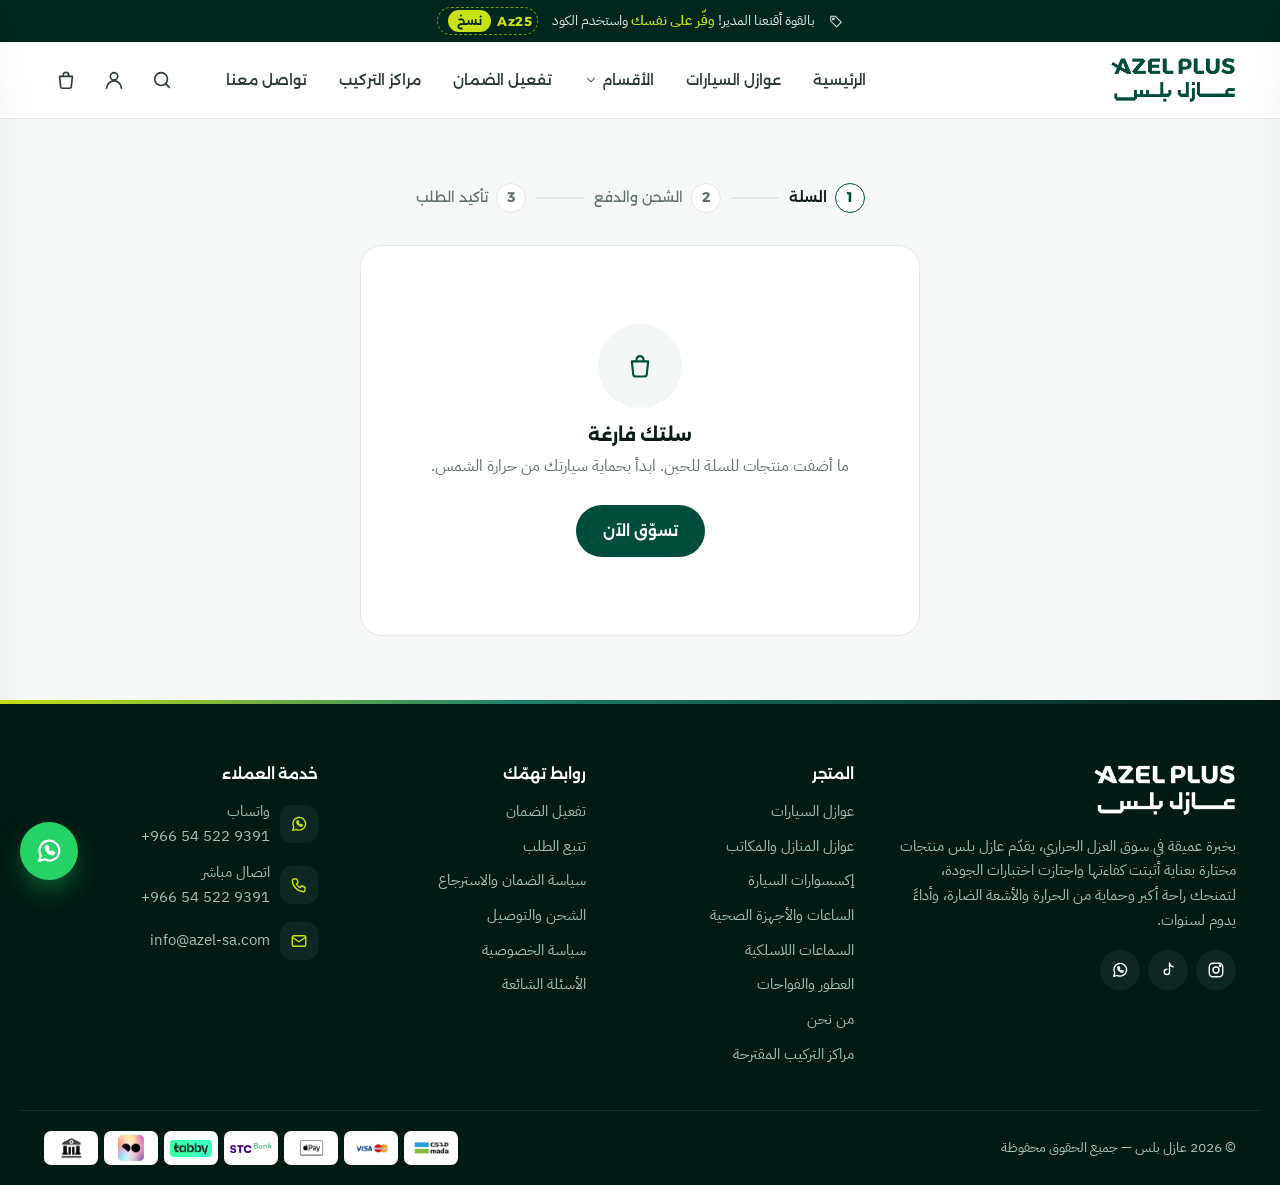
<file: cart.html>
<!doctype html>
<html lang="ar" dir="rtl">
<head>
  <meta charset="utf-8">
  <meta name="viewport" content="width=device-width, initial-scale=1">
  <title>سلة التسوق | عازل بلس</title>
  <meta name="theme-color" content="#014D3C">
  <link rel="icon" href="assets/img/favicon/favicon.ico" sizes="any">
  <link rel="icon" type="image/png" sizes="32x32" href="assets/img/favicon/favicon-32.png">
  <link rel="icon" type="image/png" sizes="192x192" href="assets/img/favicon/favicon-192.png">
  <link rel="apple-touch-icon" href="assets/img/favicon/apple-touch-icon.png">
  <link rel="preconnect" href="https://fonts.googleapis.com">
  <link rel="preconnect" href="https://fonts.gstatic.com" crossorigin>
  <link href="https://fonts.googleapis.com/css2?family=Alexandria:wght@400;500;600;700;800&family=IBM+Plex+Sans+Arabic:wght@400;500;600;700&display=swap" rel="stylesheet">
  <link rel="stylesheet" href="assets/css/style.css?v=25">
</head>
<body>
<div id="site-header"></div>

<main class="section-sm">
  <div class="container">
    <div class="checkout-steps">
      <span class="cs active"><i>1</i> السلة</span><span class="cs-line"></span>
      <span class="cs"><i>2</i> الشحن والدفع</span><span class="cs-line"></span>
      <span class="cs"><i>3</i> تأكيد الطلب</span>
    </div>

    <div id="cart-full" class="cart-layout">
      <div>
        <div class="panel">
          <h2 class="panel-title"><span data-i="bag"></span> سلة التسوق <span class="muted" style="font-size:14px;font-weight:400" id="cart-n"></span></h2>
          <div id="cart-rows"></div>
        </div>
        <div class="panel flex items-center gap-2 wrap">
          <span class="ico" style="width:48px;height:48px;border-radius:14px;display:grid;place-items:center;background:var(--lime-100);color:var(--green-700)" data-i="shield"></span>
          <div style="flex:1;min-width:200px"><b style="font-family:var(--font-head)">ضمان حقيقي 5 سنوات</b><p class="muted" style="font-size:14px">بعد التركيب فعّل ضمانك الإلكتروني من <a href="https://warranty.azel-sa.com/" target="_blank" rel="noopener" class="link">صفحة تفعيل الضمان</a>.</p></div>
          <a href="shop.html" class="link">متابعة التسوق <span data-i="arrowL" data-ic="i-sm"></span></a>
        </div>
      </div>

      <aside class="summary">
        <div class="panel">
          <h2 class="panel-title">ملخص الطلب</h2>
          <div class="sum-row"><span>المجموع الفرعي</span><span id="s-sub"></span></div>
          <div class="sum-row hidden" id="r-disc"><span>الخصم (<span id="s-code"></span>)</span><span id="s-disc" style="color:var(--ok)"></span></div>
          <div class="sum-row"><span>الشحن</span><span id="s-ship"></span></div>
          <form class="coupon-field" id="coupon-form">
            <input class="input" id="coupon" placeholder="كود الخصم" aria-label="كود الخصم" style="height:46px">
            <button class="btn btn-dark btn-sm" style="height:46px">تطبيق</button>
          </form>
          <p class="coupon-msg" id="coupon-msg"></p>
          <div class="sum-row total"><span>الإجمالي</span><span id="s-total"></span></div>
          <p class="muted" style="font-size:12.5px;margin-bottom:16px">الأسعار شاملة ضريبة القيمة المضافة 15%</p>
          <a href="checkout.html" class="btn btn-lg btn-block">إتمام الطلب <span data-i="arrowL" data-ic="i-sm"></span></a>
          <div class="secure-note"><span data-i="lock" data-ic="i-xs"></span> دفع آمن ومشفّر 100%</div>
          <div class="pay pay-light mt-2" data-pay aria-label="طرق الدفع"></div>
        </div>
      </aside>
    </div>

    <div id="cart-empty" class="panel hidden" style="max-width:560px;margin-inline:auto">
      <div class="cart-empty">
        <div class="empty-ico"><span data-i="bag" data-ic="i-lg"></span></div>
        <h4>سلتك فارغة</h4>
        <p>ما أضفت منتجات للسلة للحين. ابدأ بحماية سيارتك من حرارة الشمس.</p>
        <a href="shop.html" class="btn mt-3">تسوّق الآن</a>
      </div>
    </div>
  </div>
</main>

<div id="site-footer"></div>
<script src="assets/js/main.js?v=25"></script>
<script>
document.addEventListener("theme:ready", () => {
  const $id = id => document.getElementById(id);
  function render() {
    const items = Cart.items();
    $id("cart-full").classList.toggle("hidden", !items.length);
    $id("cart-empty").classList.toggle("hidden", !!items.length);
    if (!items.length) return;
    $id("cart-n").textContent = `(${Cart.count()} منتجات)`;
    $id("cart-rows").innerHTML = items.map(i => {
      const p = findProduct(i.id); if (!p) return "";
      return `<div class="cart-row">
        <a href="product.html?id=${p.id}"><img src="${p.img}" alt="${p.name}"></a>
        <div><h4><a href="product.html?id=${p.id}">${p.name}</a></h4>
          <div class="meta">${i.opt || p.catName}</div>
          <div class="meta">${money(p.price)} ${p.unit || ""}</div>
          <button class="rm" data-remove="${i.key}">${icon("trash", "i-xs")} حذف</button></div>
        <div class="qty sm"><button data-qty="${i.key}" data-d="1" aria-label="زيادة">${icon("plus", "i-xs")}</button><input value="${i.qty}" readonly aria-label="الكمية"><button data-qty="${i.key}" data-d="-1" aria-label="إنقاص">${icon("minus", "i-xs")}</button></div>
        <div class="line-total">${money(p.price * i.qty)}</div>
      </div>`;
    }).join("");
    const t = Cart.totals(), c = Cart.coupon();
    $id("s-sub").innerHTML = money(t.sub);
    $id("s-ship").innerHTML = t.shipping ? money(t.shipping) : `<span style="color:var(--ok)">مجاني</span>`;
    $id("r-disc").classList.toggle("hidden", !c);
    if (c) { $id("s-code").textContent = c.code; $id("s-disc").innerHTML = "- " + money(t.discount); }
    $id("s-total").innerHTML = money(t.total);
  }
  $id("coupon-form").addEventListener("submit", e => {
    e.preventDefault();
    const v = $id("coupon").value.trim(), msg = $id("coupon-msg");
    if (v.toLowerCase() === STORE.coupon.code.toLowerCase()) {
      localStorage.setItem("azel_coupon", JSON.stringify(STORE.coupon));
      msg.className = "coupon-msg ok"; msg.textContent = `تم تطبيق الكود ${STORE.coupon.code} بنجاح`;
    } else { msg.className = "coupon-msg err"; msg.textContent = "الكود غير صحيح أو منتهي"; }
    render();
  });
  document.addEventListener("cart:change", render);
  render();
});
</script>
</body>
</html>
</file>
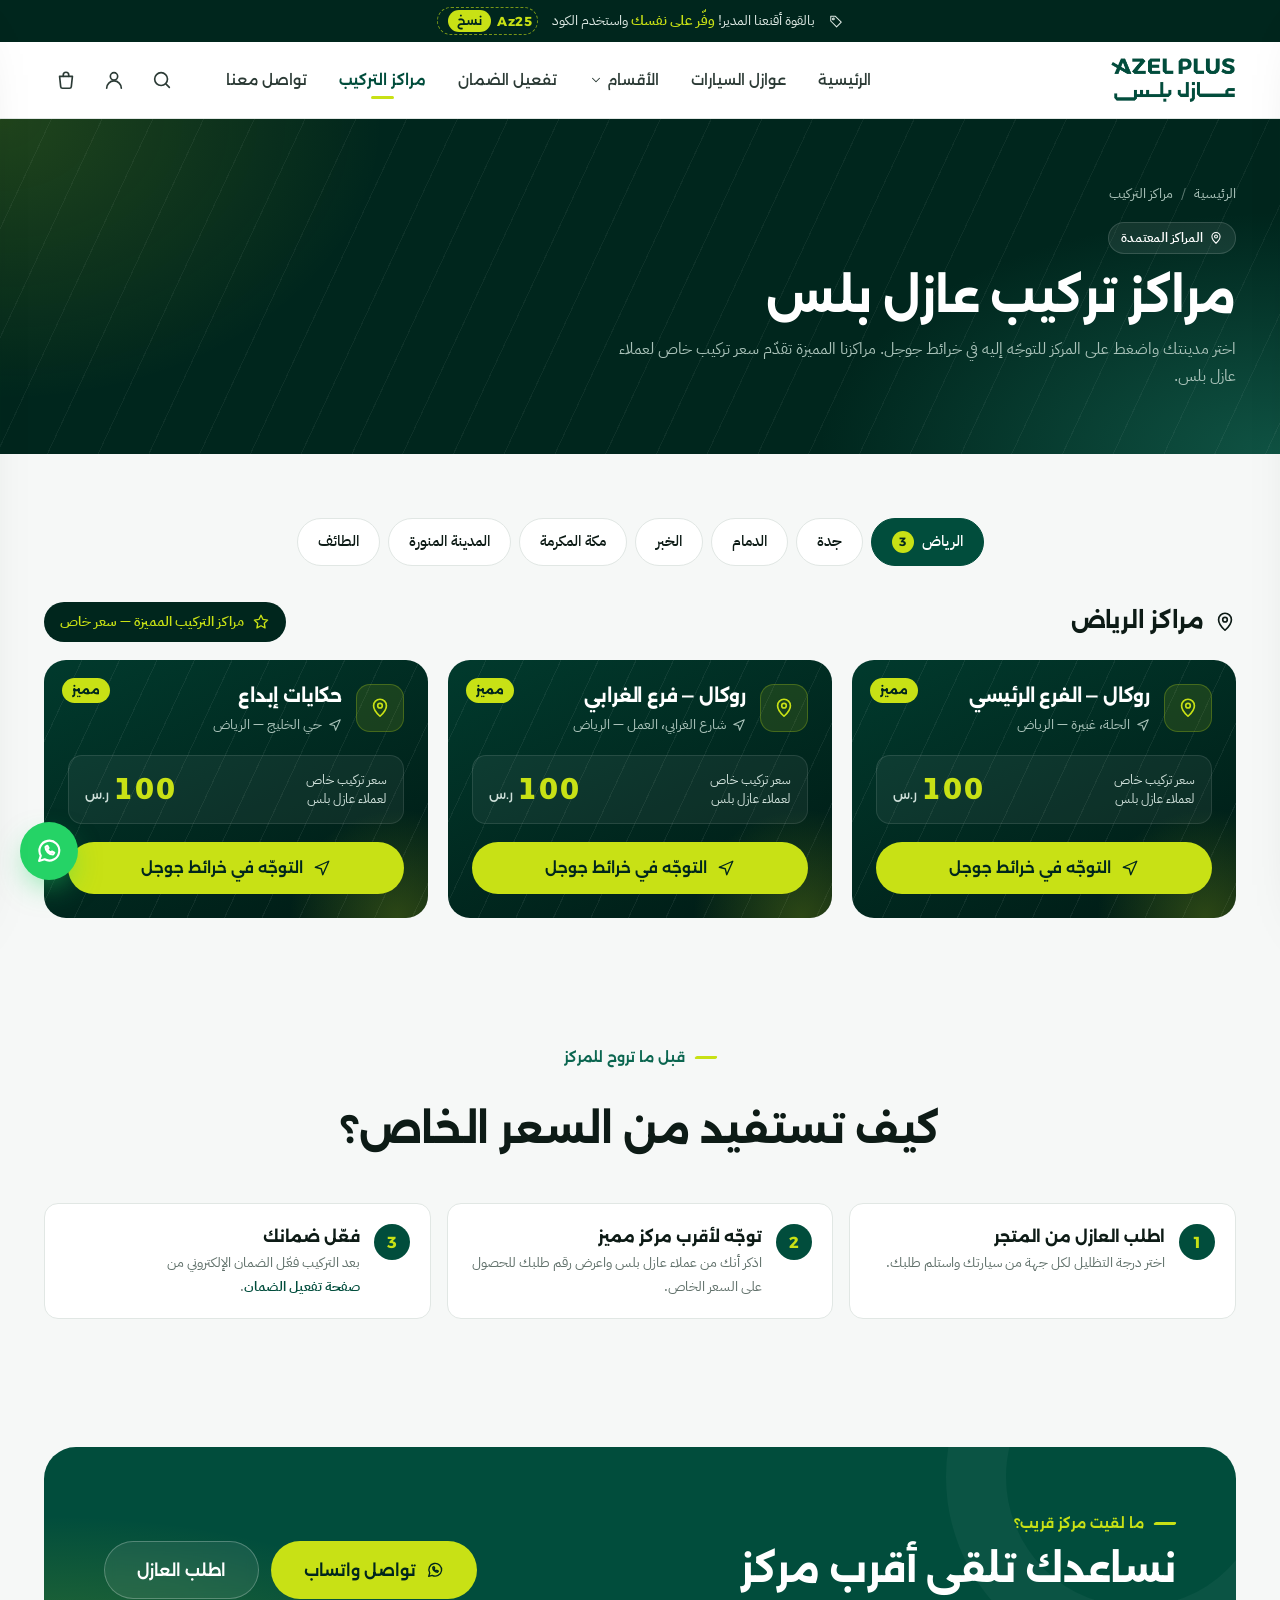
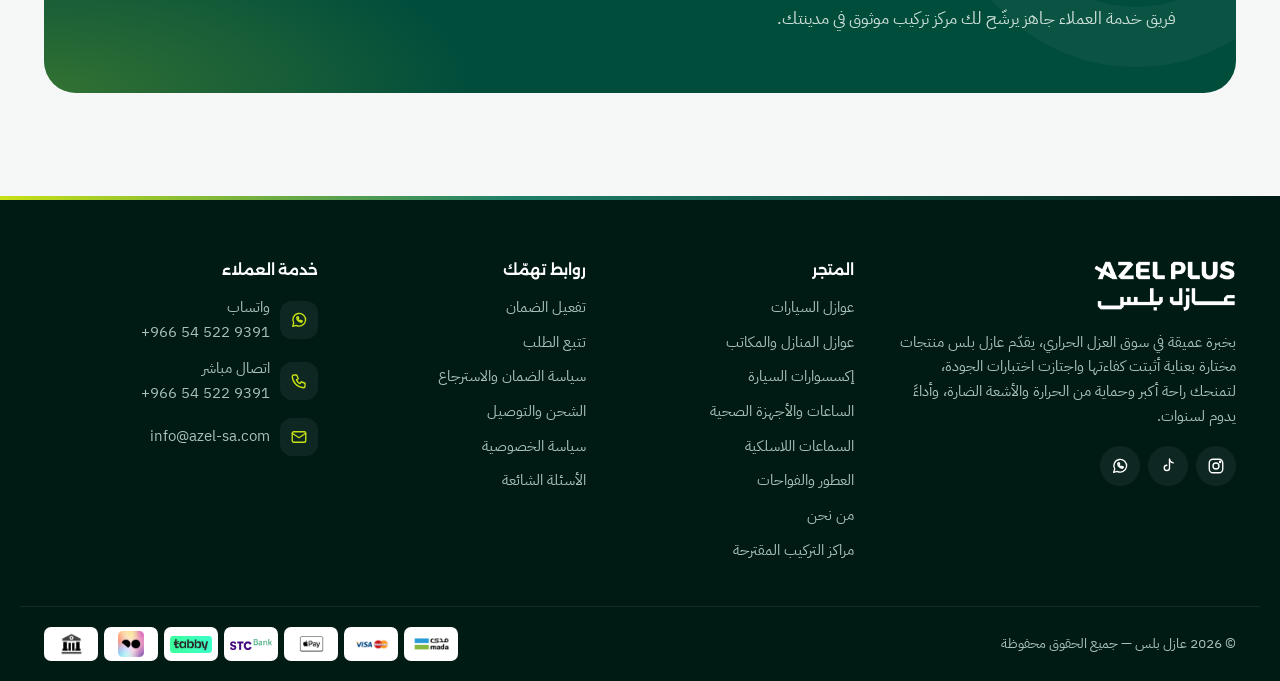
<file: centers.html>
<!doctype html>
<html lang="ar" dir="rtl">
<head>
  <meta charset="utf-8">
  <meta name="viewport" content="width=device-width, initial-scale=1">
  <title>مراكز التركيب المعتمدة | عازل بلس</title>
  <meta name="description" content="مراكز تركيب عازل بلس المعتمدة في مدن المملكة — اختر مدينتك واضغط على المركز للتوجه في خرائط جوجل.">
  <meta name="theme-color" content="#014D3C">
  <link rel="icon" href="assets/img/favicon/favicon.ico" sizes="any">
  <link rel="icon" type="image/png" sizes="32x32" href="assets/img/favicon/favicon-32.png">
  <link rel="icon" type="image/png" sizes="192x192" href="assets/img/favicon/favicon-192.png">
  <link rel="apple-touch-icon" href="assets/img/favicon/apple-touch-icon.png">
  <link rel="preconnect" href="https://fonts.googleapis.com">
  <link rel="preconnect" href="https://fonts.gstatic.com" crossorigin>
  <link href="https://fonts.googleapis.com/css2?family=Alexandria:wght@400;500;600;700;800&family=IBM+Plex+Sans+Arabic:wght@400;500;600;700&display=swap" rel="stylesheet">
  <link rel="stylesheet" href="assets/css/style.css?v=25">
</head>
<body>
<div id="site-header"></div>

<main>
  <section class="page-hero">
    <div class="container">
      <nav class="crumbs" aria-label="مسار التنقل"><a href="index.html">الرئيسية</a><span class="sep">/</span><span>مراكز التركيب</span></nav>
      <span class="chip chip-dark mt-2"><span data-i="pin" data-ic="i-xs"></span> المراكز المعتمدة</span>
      <h1>مراكز تركيب عازل بلس</h1>
      <p>اختر مدينتك واضغط على المركز للتوجّه إليه في خرائط جوجل. مراكزنا المميزة تقدّم سعر تركيب خاص لعملاء عازل بلس.</p>
    </div>
  </section>

  <section class="section-sm">
    <div class="container">
      <nav class="city-bar" id="cities" aria-label="اختر المدينة"></nav>

      <div class="centers-head">
        <h2 id="city-title"></h2>
        <span class="special-tag" id="special-tag"><span data-i="star" data-ic="i-sm"></span> مراكز التركيب المميزة — سعر خاص</span>
      </div>

      <div class="centers-grid" id="centers"></div>
      <div class="centers-empty hidden" id="empty">
        <div class="empty-ico"><span data-i="pin" data-ic="i-lg"></span></div>
        <h3>نجهّز مراكز معتمدة في <span id="empty-city"></span></h3>
        <p>تواصل معنا على الواتساب ونرشّح لك أقرب مركز تركيب موثوق في مدينتك.</p>
        <a href="#" class="btn mt-3" id="empty-wa" target="_blank" rel="noopener" style="--btn-bg:#25D366"><span data-i="wa" data-ic="i-sm"></span> اسألنا على الواتساب</a>
      </div>
    </div>
  </section>

  <section class="section-sm">
    <div class="container">
      <div class="section-head center">
        <span class="eyebrow">قبل ما تروح للمركز</span>
        <h2 class="section-title">كيف تستفيد من السعر الخاص؟</h2>
      </div>
      <div class="how-install">
        <div class="hi"><span class="n">1</span><div><b>اطلب العازل من المتجر</b><p>اختر درجة التظليل لكل جهة من سيارتك واستلم طلبك.</p></div></div>
        <div class="hi"><span class="n">2</span><div><b>توجّه لأقرب مركز مميز</b><p>اذكر أنك من عملاء عازل بلس واعرض رقم طلبك للحصول على السعر الخاص.</p></div></div>
        <div class="hi"><span class="n">3</span><div><b>فعّل ضمانك</b><p>بعد التركيب فعّل الضمان الإلكتروني من <a href="https://warranty.azel-sa.com/" target="_blank" rel="noopener" class="link">صفحة تفعيل الضمان</a>.</p></div></div>
      </div>
    </div>
  </section>

  <section class="section-sm" style="padding-bottom:clamp(56px,8vw,104px)">
    <div class="container">
      <div class="cta-band">
        <div>
          <span class="eyebrow">ما لقيت مركز قريب؟</span>
          <h2 class="mt-1">نساعدك تلقى أقرب مركز</h2>
          <p>فريق خدمة العملاء جاهز يرشّح لك مركز تركيب موثوق في مدينتك.</p>
        </div>
        <div class="cta-actions">
          <a href="#" class="btn btn-lime btn-lg" id="cta-wa" target="_blank" rel="noopener"><span data-i="wa" data-ic="i-sm"></span> تواصل واتساب</a>
          <a href="product.html?id=car-film" class="btn btn-ghost-light btn-lg">اطلب العازل</a>
        </div>
      </div>
    </div>
  </section>
</main>

<div id="site-footer"></div>
<script src="assets/js/main.js?v=25"></script>
<script>
/* ---------- بيانات المراكز (عدّلها هنا) ----------
   featured: مركز مميز بسعر خاص | price: سعر التركيب الخاص بالريال
   map: رابط خرائط جوجل المباشر (اختياري — إن تُرك فارغاً يُبحث بالاسم والعنوان) */
const CITIES = ["الرياض", "جدة", "الدمام", "الخبر", "مكة المكرمة", "المدينة المنورة", "الطائف"];
const CENTERS = [
  { city: "الرياض", name: "روكال — الفرع الرئيسي", addr: "الحلة، غبيرة", featured: true, price: 100, map: "" },
  { city: "الرياض", name: "روكال — فرع الغرابي",  addr: "شارع الغرابي، العمل", featured: true, price: 100, map: "" },
  { city: "الرياض", name: "حكايات إبداع",          addr: "حي الخليج", featured: true, price: 100, map: "" }
];

document.addEventListener("theme:ready", () => {
  const $id = id => document.getElementById(id);
  const wa = `https://wa.me/${STORE.whatsapp}`;
  $id("cta-wa").href = wa;
  const mapUrl = c => c.map || `https://www.google.com/maps/search/?api=1&query=${encodeURIComponent(`${c.name.replace(" — ", " ")} ${c.addr} ${c.city}`)}`;

  const params = new URLSearchParams(location.search);
  let city = CITIES.includes(params.get("city")) ? params.get("city") : CITIES[0];

  $id("cities").innerHTML = CITIES.map(c => {
    const n = CENTERS.filter(x => x.city === c).length;
    return `<button class="pill" data-city="${c}">${c}${n ? `<span class="n">${n}</span>` : ""}</button>`;
  }).join("");

  function render() {
    document.querySelectorAll("[data-city]").forEach(b => b.classList.toggle("active", b.dataset.city === city));
    const list = CENTERS.filter(c => c.city === city).sort((a, b) => b.featured - a.featured);
    $id("city-title").innerHTML = `${icon("pin")} مراكز ${city}`;
    $id("special-tag").classList.toggle("hidden", !list.some(c => c.featured));
    $id("centers").classList.toggle("hidden", !list.length);
    $id("empty").classList.toggle("hidden", !!list.length);
    $id("empty-city").textContent = city;
    $id("empty-wa").href = `${wa}?text=${encodeURIComponent(`السلام عليكم، أبحث عن مركز تركيب عازل بلس في ${city}`)}`;
    $id("centers").innerHTML = list.map(c => `
      <article class="c-center">
        ${c.featured ? `<span class="c-badge">مميز</span>` : ""}
        <div class="c-top">
          <span class="c-pin">${icon("pin")}</span>
          <div><h3>${c.name}</h3><p class="c-addr">${icon("nav", "i-xs")} ${c.addr} — ${c.city}</p></div>
        </div>
        ${c.price ? `<div class="c-price"><span>سعر تركيب خاص<br>لعملاء عازل بلس</span><b class="num">${c.price}<small>ر.س</small></b></div>` : ""}
        <a href="${mapUrl(c)}" target="_blank" rel="noopener" class="btn btn-lime btn-block">${icon("nav", "i-sm")} التوجّه في خرائط جوجل</a>
      </article>`).join("");
  }
  $id("cities").addEventListener("click", e => {
    const b = e.target.closest("[data-city]"); if (!b) return;
    city = b.dataset.city;
    history.replaceState(null, "", `?city=${encodeURIComponent(city)}`);
    render();
  });
  render();
});
</script>
</body>
</html>
</file>
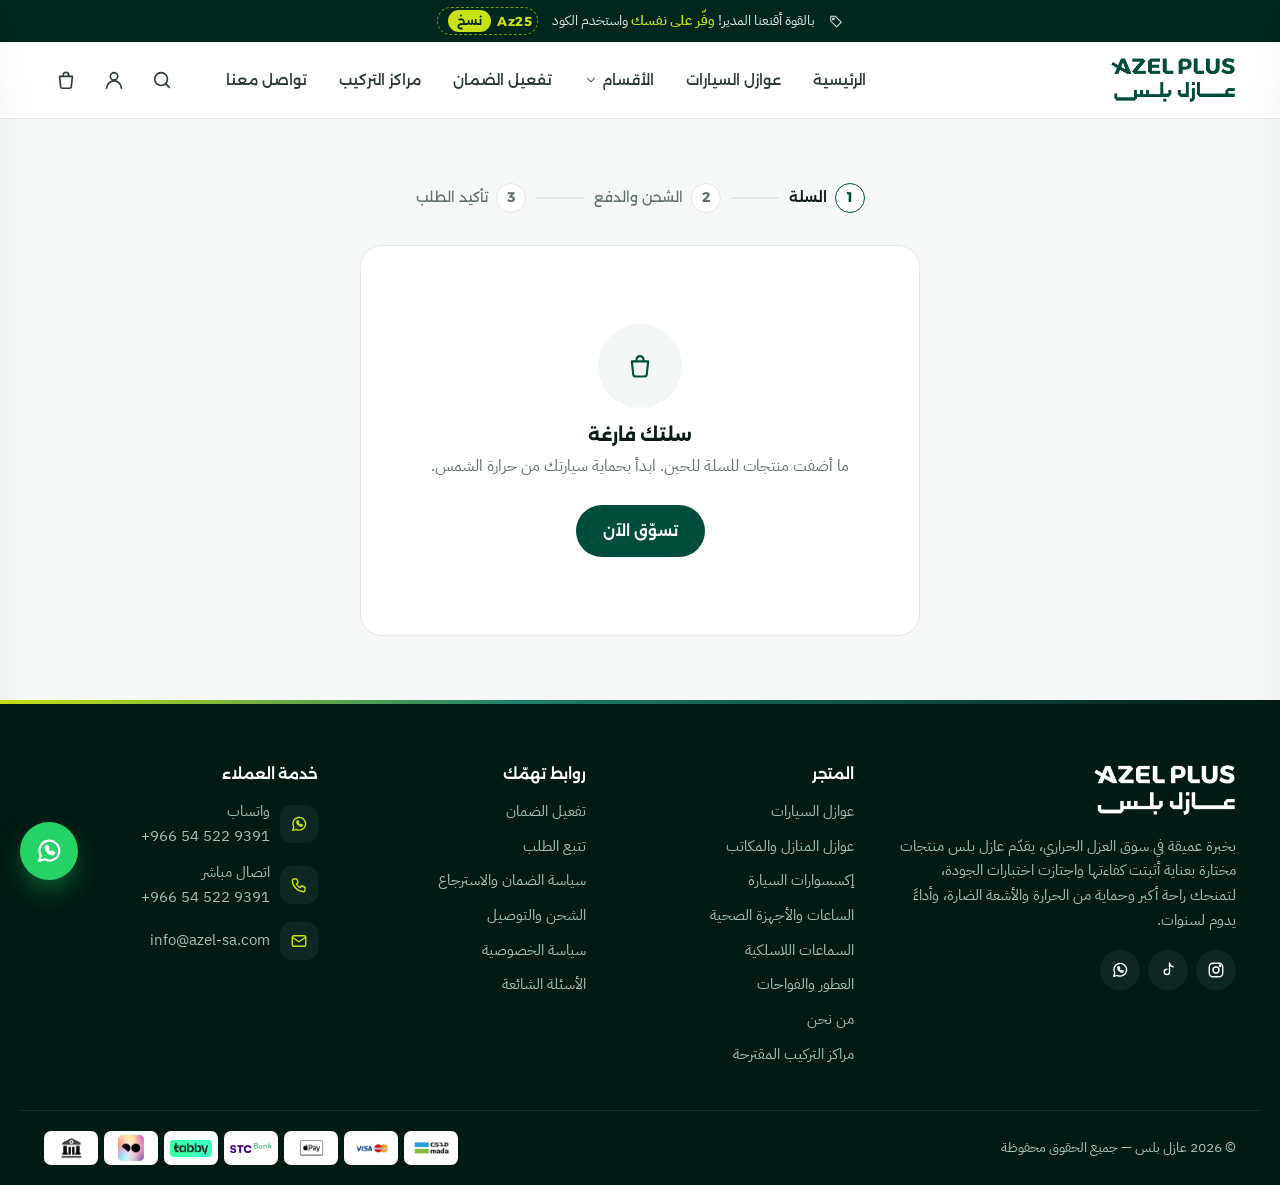
<file: checkout.html>
<!doctype html>
<html lang="ar" dir="rtl">
<head>
  <meta charset="utf-8">
  <meta name="viewport" content="width=device-width, initial-scale=1">
  <title>إتمام الطلب | عازل بلس</title>
  <meta name="theme-color" content="#014D3C">
  <link rel="icon" href="assets/img/favicon/favicon.ico" sizes="any">
  <link rel="icon" type="image/png" sizes="32x32" href="assets/img/favicon/favicon-32.png">
  <link rel="icon" type="image/png" sizes="192x192" href="assets/img/favicon/favicon-192.png">
  <link rel="apple-touch-icon" href="assets/img/favicon/apple-touch-icon.png">
  <link rel="preconnect" href="https://fonts.googleapis.com">
  <link rel="preconnect" href="https://fonts.gstatic.com" crossorigin>
  <link href="https://fonts.googleapis.com/css2?family=Alexandria:wght@400;500;600;700;800&family=IBM+Plex+Sans+Arabic:wght@400;500;600;700&display=swap" rel="stylesheet">
  <link rel="stylesheet" href="assets/css/style.css?v=25">
</head>
<body>
<div id="site-header"></div>

<main class="section-sm">
  <div class="container">
    <div class="checkout-steps">
      <span class="cs done"><i><span data-i="check" data-ic="i-xs"></span></i> السلة</span><span class="cs-line done"></span>
      <span class="cs active"><i>2</i> الشحن والدفع</span><span class="cs-line"></span>
      <span class="cs"><i>3</i> تأكيد الطلب</span>
    </div>

    <form class="cart-layout" id="checkout" novalidate>
      <div>
        <section class="panel">
          <h2 class="panel-title"><span class="n">1</span> بيانات التواصل</h2>
          <div class="form-grid">
            <div class="field"><label for="fn">الاسم الكامل</label><input id="fn" required autocomplete="name" placeholder="مثال: محمد العتيبي"></div>
            <div class="field"><label for="ph">رقم الجوال</label>
              <div class="phone-input"><span class="cc">🇸🇦 +966</span><input id="ph" type="tel" inputmode="numeric" required placeholder="5X XXX XXXX" autocomplete="tel-national"></div>
            </div>
            <div class="field full"><label for="em">البريد الإلكتروني <span class="opt-t">(اختياري)</span></label><input id="em" type="email" autocomplete="email" placeholder="name@example.com" dir="ltr" style="text-align:right"></div>
          </div>
        </section>

        <section class="panel">
          <h2 class="panel-title"><span class="n">2</span> عنوان الشحن</h2>
          <div class="form-grid">
            <div class="field"><label for="city">المدينة</label>
              <select id="city" required><option value="">اختر المدينة</option><option>الرياض</option><option>جدة</option><option>مكة المكرمة</option><option>المدينة المنورة</option><option>الدمام</option><option>الخبر</option><option>الطائف</option><option>تبوك</option><option>أبها</option><option>القصيم</option><option>حائل</option><option>جازان</option></select></div>
            <div class="field"><label for="dist">الحي</label><input id="dist" required placeholder="اسم الحي"></div>
            <div class="field full"><label for="street">الشارع ورقم المبنى</label><input id="street" required placeholder="مثال: شارع الأمير سلطان، مبنى 12"></div>
            <div class="field"><label for="short">العنوان الوطني المختصر <span class="opt-t">(اختياري)</span></label><input id="short" placeholder="ABCD1234" dir="ltr" style="text-align:right"></div>
            <div class="field"><label for="notes">ملاحظات للمندوب <span class="opt-t">(اختياري)</span></label><input id="notes" placeholder="مثال: بجانب المسجد"></div>
          </div>
        </section>

        <section class="panel">
          <h2 class="panel-title"><span class="n">3</span> طريقة الشحن</h2>
          <label class="choice"><input type="radio" name="ship" value="std" checked><span data-i="truck"></span><div class="c-body"><b>شحن عادي</b><span>2–5 أيام عمل</span></div><span class="c-end" id="ship-std"></span></label>
          <label class="choice"><input type="radio" name="ship" value="fast"><span data-i="sparkle"></span><div class="c-body"><b>شحن سريع</b><span>1–2 يوم عمل (المدن الرئيسية)</span></div><span class="c-end">45 ر.س</span></label>
        </section>

        <section class="panel">
          <h2 class="panel-title"><span class="n">4</span> طريقة الدفع</h2>
          <label class="choice"><input type="radio" name="pay" value="card" checked><span class="c-logos"><span class="pay-ico"><img src="assets/img/pay/mada.png" alt="مدى" loading="lazy"></span><span class="pay-ico"><img src="assets/img/pay/credit_card.png" alt="Visa / Mastercard" loading="lazy"></span></span><div class="c-body"><b>بطاقة مدى / ائتمانية</b><span>مدى، فيزا، ماستركارد</span></div></label>
          <label class="choice"><input type="radio" name="pay" value="apple"><span class="c-logos"><span class="pay-ico"><img src="assets/img/pay/apple_pay.png" alt="Apple Pay" loading="lazy"></span></span><div class="c-body"><b>Apple Pay</b><span>ادفع بلمسة</span></div></label>
          <label class="choice"><input type="radio" name="pay" value="stc"><span class="c-logos"><span class="pay-ico"><img src="assets/img/pay/stc_pay.png" alt="stc Bank" loading="lazy"></span></span><div class="c-body"><b>stc Bank</b><span>ادفع عبر تطبيق stc Bank</span></div></label>
          <label class="choice"><input type="radio" name="pay" value="tabby"><span class="c-logos"><span class="pay-ico"><img src="assets/img/pay/tabby_installment.png" alt="تابي" loading="lazy"></span></span><div class="c-body"><b>تابي — قسّمها على 4</b><span>بدون فوائد أو رسوم</span></div></label>
          <label class="choice"><input type="radio" name="pay" value="tamara"><span class="c-logos"><span class="pay-ico"><img src="assets/img/pay/tamara_installment.png" alt="تمارا" loading="lazy"></span></span><div class="c-body"><b>تمارا — ادفع لاحقاً</b><span>قسّم فاتورتك على دفعات</span></div></label>
          <div class="note"><span data-i="lock" data-ic="i-sm"></span><span>يتم إدخال بيانات البطاقة في صفحة بوابة الدفع الآمنة بعد تأكيد الطلب. لا نخزّن بيانات بطاقتك.</span></div>
        </section>
      </div>

      <aside class="summary">
        <div class="panel">
          <h2 class="panel-title">طلبك</h2>
          <div id="co-items"></div>
          <div class="mt-2">
            <div class="sum-row"><span>المجموع الفرعي</span><span id="s-sub"></span></div>
            <div class="sum-row hidden" id="r-disc"><span>الخصم</span><span id="s-disc" style="color:var(--ok)"></span></div>
            <div class="sum-row"><span>الشحن</span><span id="s-ship"></span></div>
            <div class="sum-row total"><span>الإجمالي</span><span id="s-total"></span></div>
          </div>
          <label class="check mt-2" style="font-size:13.5px"><input type="checkbox" id="terms"> أوافق على <a href="#" class="link">الشروط والأحكام</a></label>
          <p class="coupon-msg err" id="err" style="margin-top:6px"></p>
          <button class="btn btn-lg btn-block mt-1" type="submit"><span data-i="lock" data-ic="i-sm"></span> تأكيد الطلب والدفع</button>
          <div class="secure-note"><span data-i="shield" data-ic="i-xs"></span> معاملاتك محمية ومشفّرة</div>
        </div>
      </aside>
    </form>
  </div>
</main>

<div id="site-footer"></div>
<script src="assets/js/main.js?v=25"></script>
<script>
document.addEventListener("theme:ready", () => {
  const $id = id => document.getElementById(id);
  if (!Cart.items().length) { location.replace("cart.html"); return; }
  const shipFee = () => document.querySelector('input[name="ship"]:checked').value === "fast" ? 45 : null;
  function render() {
    $id("co-items").innerHTML = Cart.items().map(i => {
      const p = findProduct(i.id); if (!p) return "";
      return `<div class="mini-item" style="grid-template-columns:60px 1fr auto"><div style="position:relative"><img src="${p.img}" alt="" style="width:60px;height:60px"><span class="count" style="position:absolute;top:-6px;inset-inline-end:-6px;min-width:20px;height:20px;border-radius:999px;background:var(--green-700);color:#fff;font-size:11px;display:grid;place-items:center">${i.qty}</span></div><div><h4>${p.name}</h4>${i.opt ? `<div class="meta">${i.opt}</div>` : ""}</div><span class="price">${money(p.price * i.qty)}</span></div>`;
    }).join("");
    const t = Cart.totals();
    const ship = shipFee() ?? t.shipping;
    $id("ship-std").innerHTML = t.shipping ? money(t.shipping) : "مجاني";
    $id("s-sub").innerHTML = money(t.sub);
    $id("r-disc").classList.toggle("hidden", !t.discount);
    $id("s-disc").innerHTML = "- " + money(t.discount);
    $id("s-ship").innerHTML = ship ? money(ship) : `<span style="color:var(--ok)">مجاني</span>`;
    $id("s-total").innerHTML = money(t.sub - t.discount + ship);
  }
  document.querySelectorAll('input[name="ship"]').forEach(r => r.addEventListener("change", render));
  $id("checkout").addEventListener("submit", e => {
    e.preventDefault();
    const err = $id("err");
    const req = ["fn", "ph", "city", "dist", "street"].map($id);
    const bad = req.filter(f => !f.value.trim());
    req.forEach(f => f.style.borderColor = bad.includes(f) ? "var(--danger)" : "");
    if (bad.length) { err.textContent = "فضلاً أكمل الحقول المطلوبة."; bad[0].focus(); return; }
    if (!/^5\d{8}$/.test($id("ph").value.replace(/\D/g, "").replace(/^0/, ""))) { err.textContent = "رقم الجوال يجب أن يبدأ بـ 5 ويتكون من 9 أرقام."; $id("ph").focus(); return; }
    if (!$id("terms").checked) { err.textContent = "يجب الموافقة على الشروط والأحكام."; return; }
    const t = Cart.totals();
    sessionStorage.setItem("azel_last_order", JSON.stringify({ no: "AZ" + Math.floor(100000 + Math.random() * 899999), total: t.sub - t.discount + (shipFee() ?? t.shipping), city: $id("city").value, name: $id("fn").value }));
    // في سلة: صفحة الدفع وصفحة الشكر تُداران من المنصة
    localStorage.removeItem("azel_cart"); localStorage.removeItem("azel_coupon");
    Cart.render(); toast("تم تأكيد الطلب (عرض توضيحي)");
    setTimeout(() => location.href = "index.html", 1800);
  });
  render();
});
</script>
</body>
</html>
</file>
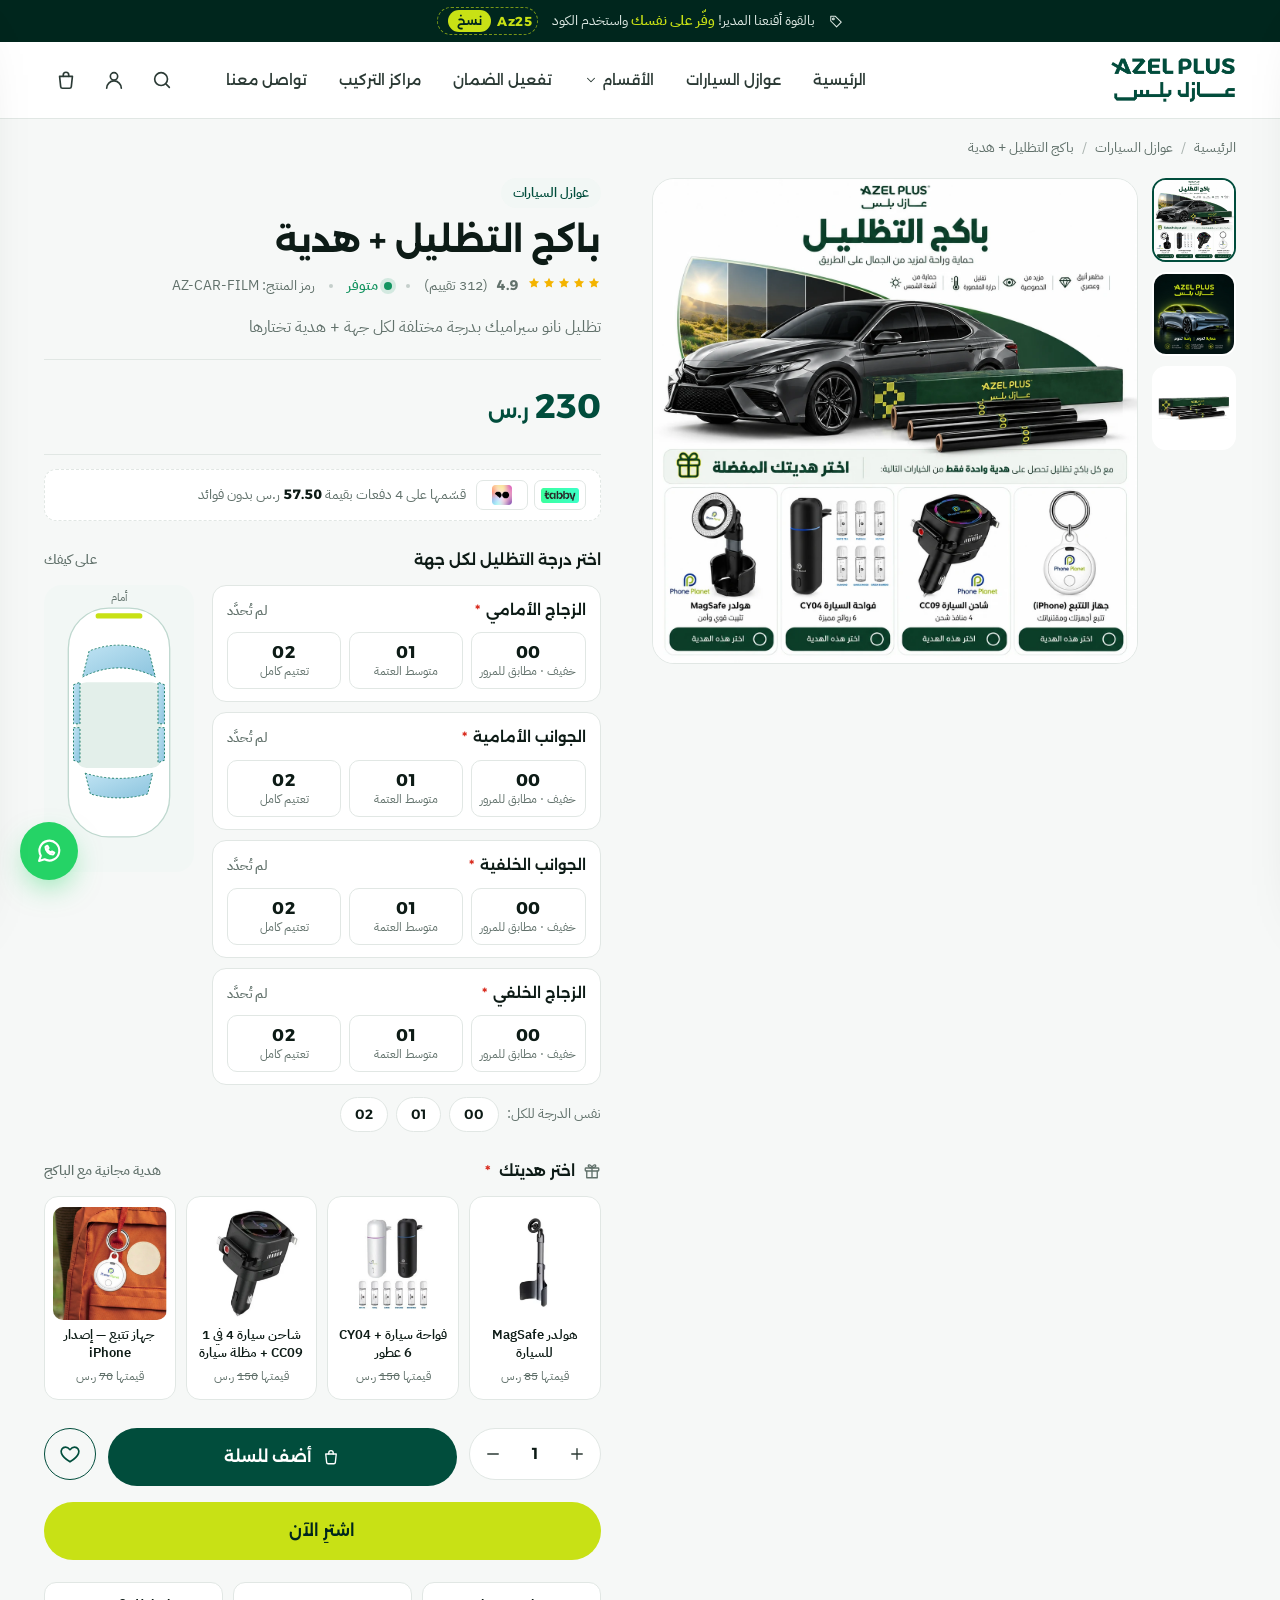
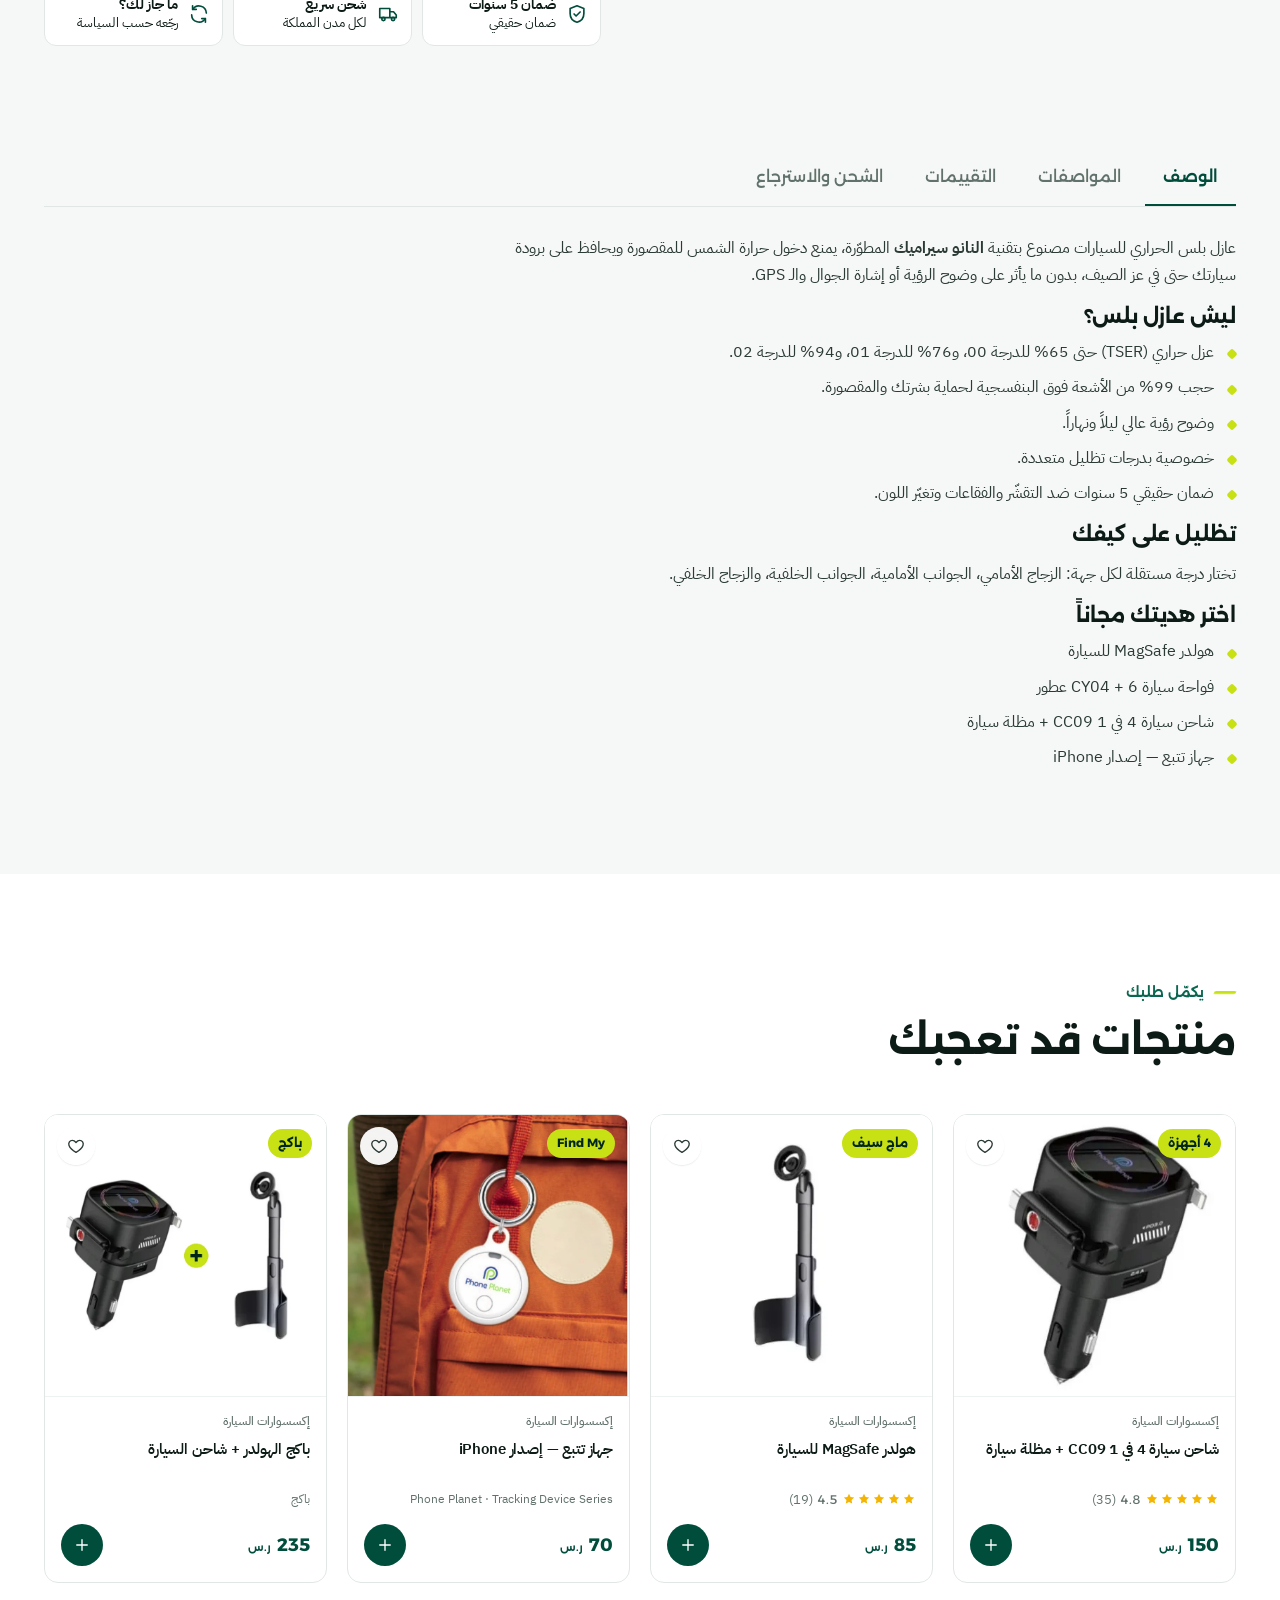
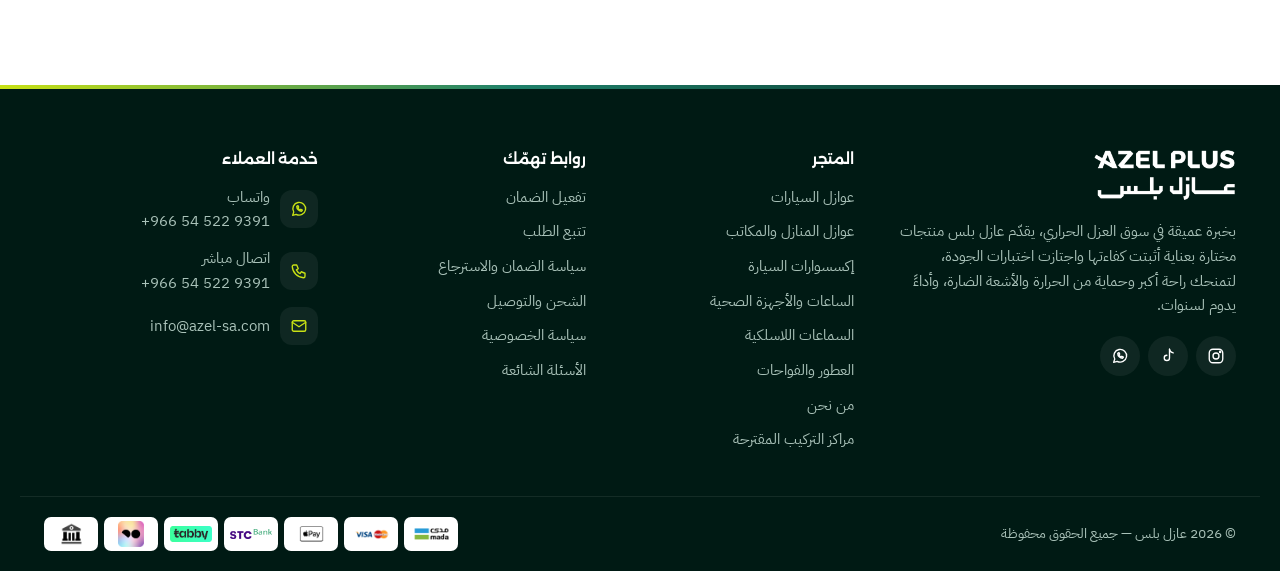
<file: product.html>
<!doctype html>
<html lang="ar" dir="rtl">
<head>
  <meta charset="utf-8">
  <meta name="viewport" content="width=device-width, initial-scale=1">
  <title>المنتج | عازل بلس</title>
  <meta name="theme-color" content="#014D3C">
  <link rel="icon" href="assets/img/favicon/favicon.ico" sizes="any">
  <link rel="icon" type="image/png" sizes="32x32" href="assets/img/favicon/favicon-32.png">
  <link rel="icon" type="image/png" sizes="192x192" href="assets/img/favicon/favicon-192.png">
  <link rel="apple-touch-icon" href="assets/img/favicon/apple-touch-icon.png">
  <link rel="preconnect" href="https://fonts.googleapis.com">
  <link rel="preconnect" href="https://fonts.gstatic.com" crossorigin>
  <link href="https://fonts.googleapis.com/css2?family=Alexandria:wght@400;500;600;700;800&family=IBM+Plex+Sans+Arabic:wght@400;500;600;700&display=swap" rel="stylesheet">
  <link rel="stylesheet" href="assets/css/style.css?v=25">
</head>
<body>
<div id="site-header"></div>

<main>
  <div class="container crumbs-bar">
    <nav class="crumbs" aria-label="مسار التنقل"><a href="index.html">الرئيسية</a><span class="sep">/</span><a href="shop.html" id="crumb-cat">المتجر</a><span class="sep">/</span><span id="crumb-name"></span></nav>
  </div>

  <section class="container pdp">
    <div class="gallery">
      <div class="thumbs" id="thumbs"></div>
      <div class="main-img" id="main-img"><span class="badge hidden" id="p-badge"></span><img src="" alt="" id="main-photo"></div>
    </div>

    <div class="pdp-info">
      <span class="chip" id="p-cat"></span>
      <h1 id="p-name"></h1>
      <div class="pdp-meta">
        <span class="flex items-center gap-1"><span id="p-stars"></span><b class="num" id="p-rating"></b> <a href="#reviews" class="muted" id="p-reviews"></a></span>
        <span class="sep"></span>
        <span class="stock">متوفر</span>
        <span class="sep"></span>
        <span>رمز المنتج: <span class="ltr" id="p-sku"></span></span>
      </div>
      <p class="muted mt-2" id="p-short"></p>

      <div class="pdp-price">
        <span class="price" id="p-price"></span>
        <span class="save-tag hidden" id="p-save"></span>
      </div>
      <div class="bnpl">
        <span class="bnpl-logos"><span class="pay-ico"><img src="assets/img/pay/tabby_installment.png" alt="تابي" loading="lazy"></span><span class="pay-ico"><img src="assets/img/pay/tamara_installment.png" alt="تمارا" loading="lazy"></span></span>
        <span>قسّمها على 4 دفعات بقيمة <b class="num" id="p-inst"></b> ر.س بدون فوائد</span>
      </div>

      <!-- Grade per zone (car film) — matches the store's 4 required options -->
      <div class="opt hidden" id="opt-zones">
        <div class="opt-label">اختر درجة التظليل لكل جهة <span>على كيفك</span></div>
        <div class="zones">
          <div class="car-diagram" aria-hidden="true">
            <svg viewBox="0 0 200 380">
              <defs><linearGradient id="glass" x1="0" y1="0" x2="1" y2="1"><stop offset="0" stop-color="#BFE3F3"/><stop offset="1" stop-color="#8CC4DE"/></linearGradient></defs>
              <rect x="22" y="14" width="156" height="352" rx="62" class="body"/>
              <rect x="34" y="128" width="132" height="132" rx="16" class="roof"/>
              <g data-zone="front"><path d="M44 120 Q100 92 156 120 L146 80 Q100 62 54 80 Z" class="glass"/></g>
              <g data-zone="fside"><path d="M30 132 L40 128 L40 192 L30 192 Z" class="glass"/><path d="M170 132 L160 128 L160 192 L170 192 Z" class="glass"/></g>
              <g data-zone="rside"><path d="M30 198 L40 198 L40 252 L30 248 Z" class="glass"/><path d="M170 198 L160 198 L160 252 L170 248 Z" class="glass"/></g>
              <g data-zone="rear"><path d="M48 268 Q100 284 152 268 L144 300 Q100 312 56 300 Z" class="glass"/></g>
              <rect x="64" y="22" width="72" height="8" rx="4" class="light"/>
            </svg>
            <span class="dlabel">أمام</span>
          </div>
          <div class="zone-rows" id="zone-rows"></div>
        </div>
        <div class="zone-all">
          <span>نفس الدرجة للكل:</span>
          <button type="button" data-all="00">00</button><button type="button" data-all="01">01</button><button type="button" data-all="02">02</button>
        </div>
        <p class="zone-err hidden" id="zone-err">فضلاً اختر درجة التظليل لكل الجهات قبل الإضافة للسلة.</p>
      </div>

      <!-- Single grade (home film) -->
      <div class="opt hidden light" id="opt-grade" data-tint data-default="01">
        <div class="opt-label">درجة التظليل <span>المختارة: <b data-t="label"></b> — <span data-t="name"></span></span></div>
        <p class="muted" style="font-size:14px;margin:-4px 0 12px" data-t="desc"></p>
        <div class="grades" style="margin-top:0"></div>
        <div class="tint-preview hidden"></div>
      </div>

      <!-- Gift picker (bundle) -->
      <div class="opt hidden" id="opt-gift">
        <div class="opt-label"><span class="flex items-center gap-1" style="color:var(--ink);font-family:var(--font-head);font-weight:600;font-size:15px"><span data-i="gift" data-ic="i-sm"></span> اختر هديتك <i style="color:var(--danger);font-style:normal">*</i></span><span>هدية مجانية مع الباكج</span></div>
        <div class="gifts" id="gifts"></div>
      </div>

      <!-- Generic options (color / scent) -->
      <div id="opt-generic"></div>
      <p class="zone-err hidden" id="opt-err">فضلاً اختر كل الخيارات المطلوبة قبل الإضافة للسلة.</p>

      <div class="buy-row">
        <div class="qty"><button type="button" id="q-plus" aria-label="زيادة"><span data-i="plus" data-ic="i-sm"></span></button><input id="q" type="number" value="1" min="1" max="99" aria-label="الكمية"><button type="button" id="q-minus" aria-label="إنقاص"><span data-i="minus" data-ic="i-sm"></span></button></div>
        <button class="btn btn-lg" id="add"><span data-i="bag" data-ic="i-sm"></span> أضف للسلة</button>
        <button class="btn btn-outline btn-icon" style="width:52px;height:52px" id="p-wish" aria-label="المفضلة"><span data-i="heart"></span></button>
      </div>
      <button class="btn btn-lime btn-lg btn-block mt-2" id="buy-now">اشترِ الآن</button>

      <div class="perks">
        <div class="perk"><span data-i="shield"></span><div><b id="perk-w">ضمان 5 سنوات</b>ضمان حقيقي</div></div>
        <div class="perk"><span data-i="truck"></span><div><b>شحن سريع</b>لكل مدن المملكة</div></div>
        <div class="perk"><span data-i="refresh"></span><div><b>ما جاز لك؟</b>رجّعه حسب السياسة</div></div>
      </div>
    </div>
  </section>

  <section class="section">
    <div class="container">
      <div class="tabs" data-tabs role="tablist">
        <button class="active" data-tab="t-desc">الوصف</button>
        <button data-tab="t-specs">المواصفات</button>
        <button data-tab="t-reviews" id="reviews">التقييمات</button>
        <button data-tab="t-ship">الشحن والاسترجاع</button>
      </div>
      <div class="tab-panel active" id="t-desc"><div class="prose" id="p-desc"></div></div>
      <div class="tab-panel" id="t-specs"><table class="spec-table" id="p-specs"></table></div>
      <div class="tab-panel" id="t-reviews">
        <div class="reviews">
          <figure class="review"><span data-stars="5"></span><q>يهتمون بكل التفاصيل، يستاهلون خمس نجوم.</q><figcaption class="reviewer"><span class="avatar">ح</span><div><b>حمود الحربي</b><span>الرياض</span></div><span class="verified">مشتري موثّق</span></figcaption></figure>
          <figure class="review"><span data-stars="5"></span><q>جودة درجة أولى، وتعاملهم كان راقي جداً.</q><figcaption class="reviewer"><span class="avatar">ع</span><div><b>عميلة عازل بلس</b><span>مكة</span></div><span class="verified">مشتري موثّق</span></figcaption></figure>
          <figure class="review"><span data-stars="5"></span><q>بيّض الله وجيههم، تظليل ما عليه كلام ويستاهل.</q><figcaption class="reviewer"><span class="avatar">م</span><div><b>موسى الغواري</b><span>الرياض</span></div><span class="verified">مشتري موثّق</span></figcaption></figure>
        </div>
      </div>
      <div class="tab-panel" id="t-ship">
        <div class="prose">
          <h3 style="margin-top:0">الشحن</h3>
          <ul><li>شحن لجميع مدن المملكة خلال 2–5 أيام عمل.</li><li>شحن مجاني للطلبات فوق 300 ر.س.</li><li>يصلك رقم التتبع برسالة نصية فور شحن الطلب.</li></ul>
          <h3>الاسترجاع</h3>
          <p>جرّبه براحتك، وإذا ما جاز لك رجّعه. اطّلع على <a href="#" class="link">سياسة الضمان والاسترجاع</a> للتفاصيل.</p>
        </div>
      </div>
    </div>
  </section>

  <section class="section bg-white">
    <div class="container">
      <div class="section-head"><div><span class="eyebrow">يكمّل طلبك</span><h2 class="section-title">منتجات قد تعجبك</h2></div></div>
      <div class="products" id="related"></div>
    </div>
  </section>

  <div class="sticky-buy" id="sticky-buy">
    <span class="price" id="sb-price"></span>
    <button class="btn" id="sb-add"><span data-i="bag" data-ic="i-sm"></span> أضف للسلة</button>
  </div>
</main>

<div id="site-footer"></div>
<script src="assets/js/main.js?v=25"></script>
<script>
document.addEventListener("theme:ready", () => {
  const params = new URLSearchParams(location.search);
  const p = findProduct(params.get("id")) || PRODUCTS[0];
  const $id = id => document.getElementById(id);
  const isFilm = !!p.grades;

  document.title = `${p.name} | عازل بلس`;
  $id("crumb-cat").textContent = p.catName; $id("crumb-cat").href = `shop.html?cat=${p.cat}`;
  $id("crumb-name").textContent = p.name;
  $id("p-cat").textContent = p.catName;
  $id("p-name").textContent = p.name;
  $id("p-short").textContent = p.short;
  if (p.rating) {
    $id("p-stars").innerHTML = stars(p.rating);
    $id("p-rating").textContent = p.rating;
    $id("p-reviews").textContent = `(${p.reviews} تقييم)`;
  } else {
    $id("p-stars").parentElement.innerHTML = `<span class="ltr" style="font-size:13px">${p.model || ""}</span>`;
  }
  $id("p-sku").textContent = "AZ-" + p.id.toUpperCase();
  $id("p-price").innerHTML = `${p.old ? `<del>${p.old}</del>` : ""}${money(p.price)}${p.unit ? ` <small>${p.unit}</small>` : ""}`;
  $id("sb-price").innerHTML = money(p.price);
  $id("p-inst").textContent = (p.price / 4).toFixed(2).replace(/\.00$/, "");
  if (p.old) { $id("p-save").textContent = `وفّر ${p.old - p.price} ر.س`; $id("p-save").classList.remove("hidden"); }
  if (p.badge) { $id("p-badge").textContent = p.badge; $id("p-badge").classList.remove("hidden"); }
  if (p.cat === "acc") $id("perk-w").textContent = "ضمان سنتين";
  else if (!p.grades) { $id("perk-w").textContent = "منتج أصلي"; $id("perk-w").nextSibling.textContent = "مختار بعناية"; }

  // Gallery
  const photo = $id("main-photo");
  const setImg = src => { photo.src = src; photo.alt = p.name; $id("main-img").classList.toggle("contain", !p.cover); };
  setImg(p.gallery[0]);
  if (p.gallery.length < 2) { $id("thumbs").style.display = "none"; document.querySelector(".gallery").classList.add("single"); }
  $id("thumbs").innerHTML = p.gallery.map((g, i) => `<button class="${i ? "" : "active"}" data-src="${g}" aria-label="صورة ${i + 1}"><img src="${g}" alt=""></button>`).join("");
  $id("thumbs").addEventListener("click", e => {
    const b = e.target.closest("button"); if (!b) return;
    document.querySelectorAll("#thumbs button").forEach(x => x.classList.toggle("active", x === b));
    setImg(b.dataset.src);
  });

  // Options
  // Options
  let grade = null;
  const ZONES = [
    { id: "front", name: "الزجاج الأمامي" },
    { id: "fside", name: "الجوانب الأمامية" },
    { id: "rside", name: "الجوانب الخلفية" },
    { id: "rear",  name: "الزجاج الخلفي" }
  ];
  const picks = {};
  const zonesOn = p.cat === "cars";
  if (zonesOn) {
    const box = $id("opt-zones");
    box.classList.remove("hidden");
    $id("zone-rows").innerHTML = ZONES.map(z => `
      <div class="zone-row" data-row="${z.id}">
        <div class="zone-name">${z.name} <i>*</i><small data-pick-label>لم تُحدَّد</small></div>
        <div class="zone-opts">${GRADES.map(g => `<button type="button" class="zone-btn" data-z="${z.id}" data-g="${g.id}"><b>${g.label}</b><span>${g.short}</span></button>`).join("")}</div>
      </div>`).join("");
    const pick = (zid, gid) => {
      const g = GRADES.find(x => x.id === gid); picks[zid] = g;
      box.querySelectorAll(`[data-z="${zid}"]`).forEach(b => b.classList.toggle("active", b.dataset.g === gid));
      const row = box.querySelector(`[data-row="${zid}"]`);
      row.classList.add("done"); row.classList.remove("missing");
      row.querySelector("[data-pick-label]").textContent = `${g.name} · عزل ${g.heat}%`;
      box.querySelector(`[data-zone="${zid}"]`).style.setProperty("--a", g.alpha);
      box.querySelector(`[data-zone="${zid}"]`).classList.add("set");
      box.querySelectorAll("[data-all]").forEach(b => b.classList.toggle("active", ZONES.every(z => picks[z.id]?.id === b.dataset.all)));
      if (ZONES.every(z => picks[z.id])) $id("zone-err").classList.add("hidden");
    };
    const focusRow = zid => box.querySelectorAll("[data-row],[data-zone]").forEach(el => el.classList.toggle("hl", (el.dataset.row || el.dataset.zone) === zid));
    box.addEventListener("click", e => {
      const b = e.target.closest("[data-z]"); if (b) return pick(b.dataset.z, b.dataset.g);
      const all = e.target.closest("[data-all]"); if (all) return ZONES.forEach(z => pick(z.id, all.dataset.all));
      const zone = e.target.closest("[data-zone]"); if (zone) { focusRow(zone.dataset.zone); box.querySelector(`[data-row="${zone.dataset.zone}"]`).scrollIntoView({ block: "nearest", behavior: "smooth" }); }
    });
    box.addEventListener("mouseover", e => { const el = e.target.closest("[data-row],[data-zone]"); focusRow(el ? (el.dataset.row || el.dataset.zone) : null); });
    box.addEventListener("mouseleave", () => focusRow(null));
    if (params.get("grade")) ZONES.forEach(z => pick(z.id, params.get("grade")));
  } else if (isFilm) {
    const g = $id("opt-grade");
    if (params.get("grade")) { g.dataset.default = params.get("grade"); initTint(g); }
    g.classList.remove("hidden");
    grade = GRADES.find(x => x.id === g.dataset.selected);
    g.addEventListener("grade", e => grade = e.detail);
  }

  // Gift (bundle) + generic options
  const sel = {};
  let gift = null;
  if (p.gifts) {
    $id("opt-gift").classList.remove("hidden");
    $id("gifts").innerHTML = p.gifts.map(findProduct).map(g => `
      <button type="button" class="gift" data-gift="${g.id}">
        <span class="gift-img"><img src="${g.img}" alt=""></span>
        <span class="gift-name">${g.name}</span>
        <span class="gift-val">قيمتها <del>${g.price}</del> ر.س</span>
        <span class="gift-check">${icon("check", "i-xs")}</span>
      </button>`).join("");
    $id("gifts").addEventListener("click", e => {
      const b = e.target.closest("[data-gift]"); if (!b) return;
      gift = findProduct(b.dataset.gift);
      document.querySelectorAll("[data-gift]").forEach(x => x.classList.toggle("active", x === b));
      $id("opt-gift").classList.remove("missing");
    });
  }
  if (p.opts) {
    $id("opt-generic").innerHTML = p.opts.map(o => `
      <div class="opt" data-opt="${o.id}">
        <div class="opt-label"><b class="ol-t">${o.label} <i>*</i></b><span data-opt-val>اختر</span></div>
        <div class="opts">${o.choices.map(c => `<button type="button" class="opt-btn" data-o="${o.id}" data-v="${c}">${c}</button>`).join("")}</div>
      </div>`).join("");
    $id("opt-generic").addEventListener("click", e => {
      const b = e.target.closest("[data-o]"); if (!b) return;
      sel[b.dataset.o] = b.dataset.v;
      document.querySelectorAll(`[data-o="${b.dataset.o}"]`).forEach(x => x.classList.toggle("active", x === b));
      const box = document.querySelector(`[data-opt="${b.dataset.o}"]`);
      box.classList.remove("missing"); box.querySelector("[data-opt-val]").innerHTML = `<b>${b.dataset.v}</b>`;
    });
  }

  // Qty
  const q = $id("q");
  $id("q-plus").onclick = () => q.value = Math.min(99, +q.value + 1);
  $id("q-minus").onclick = () => q.value = Math.max(1, +q.value - 1);
  const optLabel = () => [
    zonesOn ? ZONES.map(z => `${z.name}: ${picks[z.id].label}`).join(" · ") : grade ? `الدرجة ${grade.label} (${grade.name})` : "",
    ...(p.opts || []).map(o => `${o.label.replace("اختر ", "")}: ${sel[o.id]}`),
    gift ? `الهدية: ${gift.name}` : ""
  ].filter(Boolean).join(" · ");
  const add = () => {
    if (zonesOn) {
      const missing = ZONES.filter(z => !picks[z.id]);
      if (missing.length) {
        missing.forEach(z => document.querySelector(`[data-row="${z.id}"]`).classList.add("missing"));
        $id("zone-err").classList.remove("hidden");
        $id("opt-zones").scrollIntoView({ behavior: "smooth", block: "center" });
        return false;
      }
    }
    const missOpts = (p.opts || []).filter(o => !sel[o.id]);
    if (missOpts.length || (p.gifts && !gift)) {
      missOpts.forEach(o => document.querySelector(`[data-opt="${o.id}"]`).classList.add("missing"));
      if (p.gifts && !gift) $id("opt-gift").classList.add("missing");
      $id("opt-err").classList.remove("hidden");
      (document.querySelector(".missing") || $id("opt-err")).scrollIntoView({ behavior: "smooth", block: "center" });
      return false;
    }
    $id("opt-err").classList.add("hidden");
    Cart.add(p.id, Math.max(1, +q.value || 1), optLabel());
    return true;
  };
  $id("add").onclick = add;
  $id("sb-add").onclick = add;
  $id("buy-now").onclick = () => { if (add()) location.href = "checkout.html"; };

  // Wishlist
  const wb = $id("p-wish");
  wb.dataset.wish = p.id;
  wb.classList.toggle("wish", false);
  const syncWish = () => { wb.style.color = Wish.has(p.id) ? "var(--danger)" : ""; wb.querySelector("svg").style.fill = Wish.has(p.id) ? "currentColor" : "none"; };
  document.addEventListener("wish:change", syncWish); syncWish();

  // Description + specs
  let desc = {
    cars: `<p>عازل بلس الحراري للسيارات مصنوع بتقنية <b>النانو سيراميك</b> المطوّرة، يمنع دخول حرارة الشمس للمقصورة ويحافظ على برودة سيارتك حتى في عز الصيف، بدون ما يأثر على وضوح الرؤية أو إشارة الجوال والـ GPS.</p>
      <h3>ليش عازل بلس؟</h3>
      <ul><li>عزل حراري (TSER) حتى 65% للدرجة 00، و76% للدرجة 01، و94% للدرجة 02.</li><li>حجب 99% من الأشعة فوق البنفسجية لحماية بشرتك والمقصورة.</li><li>وضوح رؤية عالي ليلاً ونهاراً.</li><li>خصوصية بدرجات تظليل متعددة.</li><li>ضمان حقيقي 5 سنوات ضد التقشّر والفقاعات وتغيّر اللون.</li></ul>
      <h3>تظليل على كيفك</h3><p>تختار درجة مستقلة لكل جهة: الزجاج الأمامي، الجوانب الأمامية، الجوانب الخلفية، والزجاج الخلفي.</p>`,
    homes: `<p>عازل حراري للمنازل والمكاتب يمنحك <b>خصوصية كاملة وتوفير يدوم</b>. يقلّل دخول الحرارة عبر النوافذ والواجهات الزجاجية، فيخفّ الحمل على المكيّف وتنخفض فاتورة الكهرباء.</p>
      <ul><li>عزل حراري (TSER) يصل حتى 94% حسب الدرجة.</li><li>حجب 99% من الأشعة فوق البنفسجية — يحمي الأثاث والأرضيات من البهتان.</li><li>توفير عالي في استهلاك الطاقة.</li><li>رؤية واضحة بدرجات تظليل متعددة.</li></ul>`,
  }[p.cat] || `<p>${p.short}.${p.cat === "acc" ? " منتج أصلي مختار بعناية ليناسب استخدامك اليومي في السيارة، مع <b>ضمان سنتين</b>." : " منتج أصلي مختار بعناية."}</p>
      ${p.features ? `<h3>المزايا</h3><ul>${p.features.map(f => `<li>${f}</li>`).join("")}</ul>` : ""}
      ${p.bundle ? `<h3>محتويات الباكج</h3><ul>${p.bundle.map(findProduct).map(b => `<li><a class="link" href="product.html?id=${b.id}">${b.name}</a></li>`).join("")}</ul>` : ""}`;
  if (p.gifts) desc += `<h3>اختر هديتك مجاناً</h3><ul>${p.gifts.map(findProduct).map(g => `<li>${g.name}</li>`).join("")}</ul>`;
  $id("p-desc").innerHTML = desc;
  const specs = [["القسم", p.catName], ...(p.specs || []), ...(isFilm ? [["التقنية", "نانو سيراميك"], ["درجات التظليل", GRADES.map(g => `${g.label} (${g.name})`).join(" · ")]] : p.cat === "acc" ? [["الضمان", "سنتين"]] : [])];
  $id("p-specs").innerHTML = specs.map(([k, v]) => `<tr><th>${k}</th><td>${v}</td></tr>`).join("");

  // Related
  const same = PRODUCTS.filter(x => x.id !== p.id && x.cat === p.cat), others = PRODUCTS.filter(x => x.id !== p.id && x.cat !== p.cat && !x.grades);
  $id("related").innerHTML = [...same, ...others].slice(0, 4).map(productCard).join("");
  document.querySelectorAll("#t-reviews [data-stars]").forEach(el => el.outerHTML = stars(5));

  // Customer reviews block is about the tint products only
  if (!p.grades) { $id("reviews").remove(); $id("t-reviews").remove(); }

  // Sticky buy bar (mobile)
  const sb = $id("sticky-buy"), addBtn = $id("add");
  addEventListener("scroll", () => sb.classList.toggle("show", addBtn.getBoundingClientRect().bottom < 0), { passive: true });
});
</script>
</body>
</html>
</file>
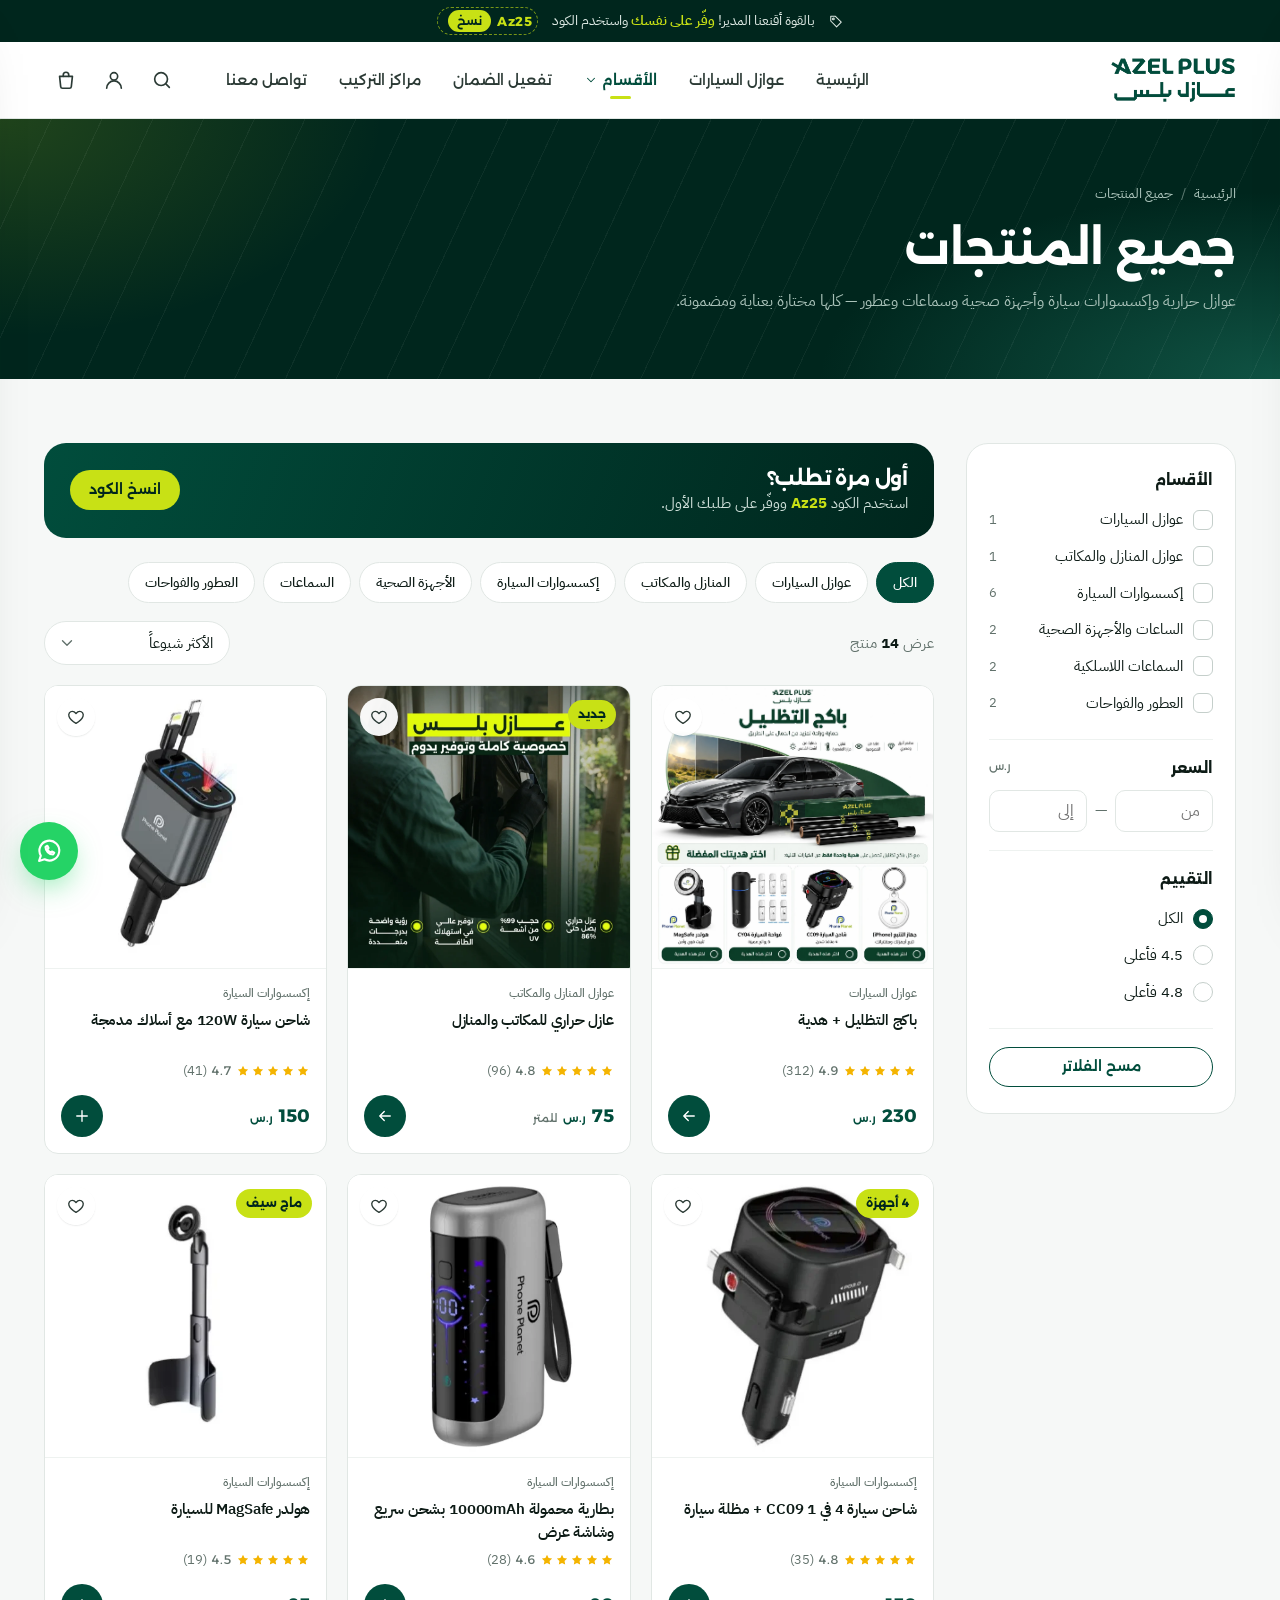
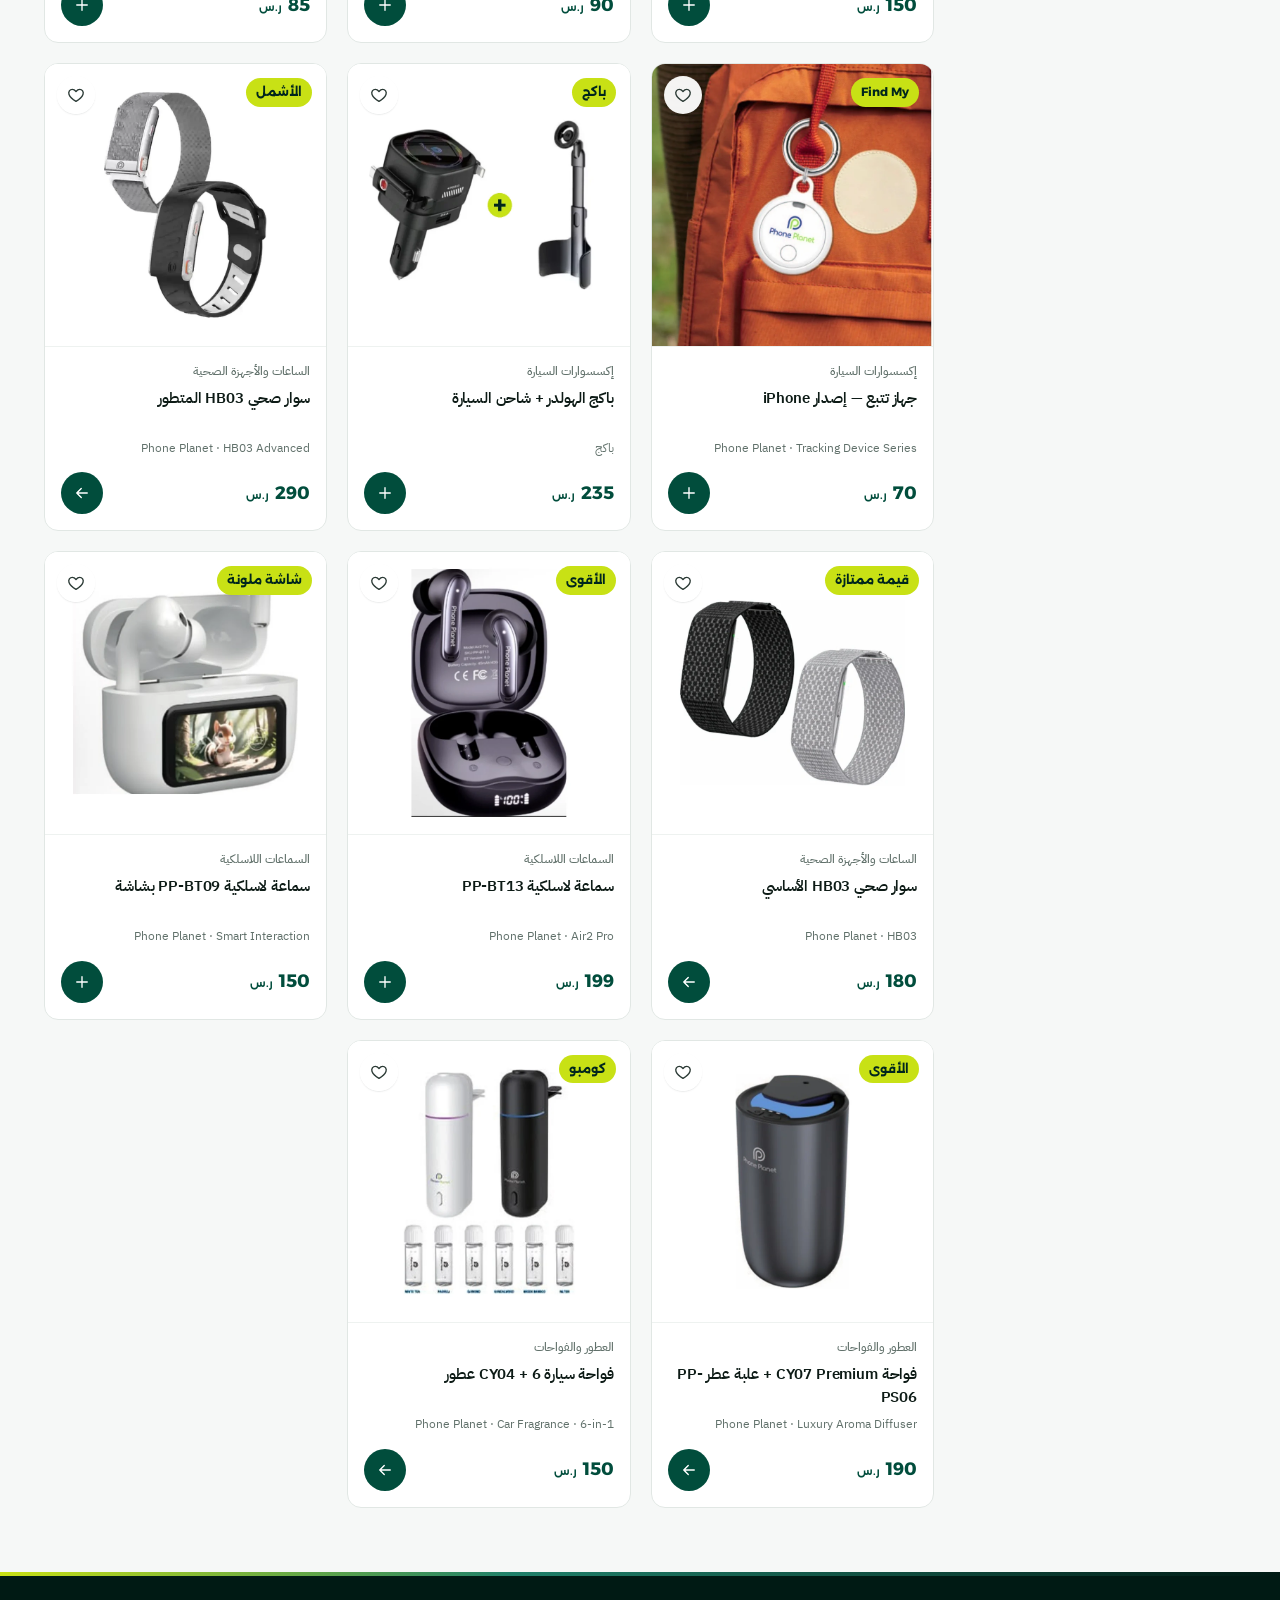
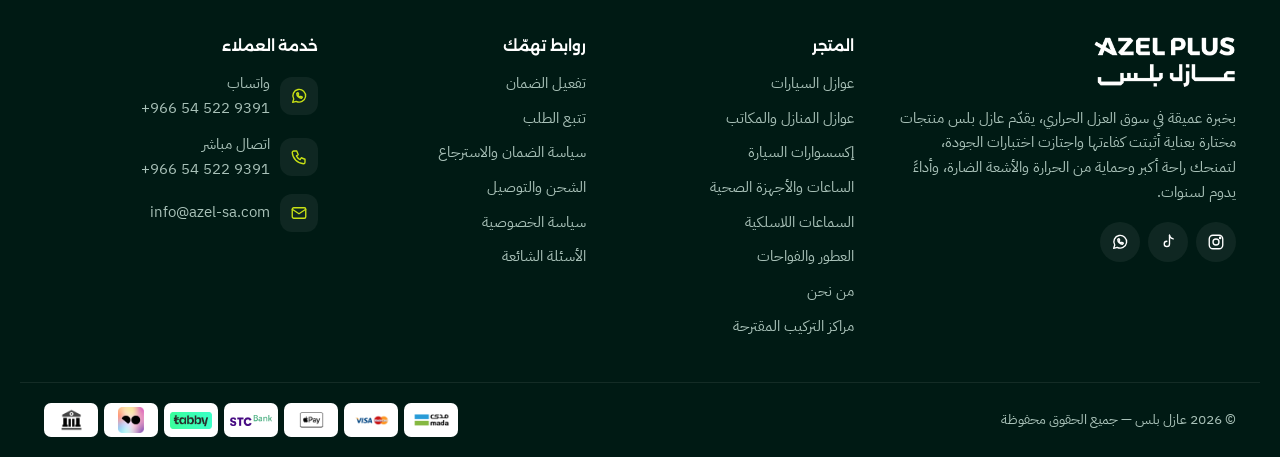
<file: shop.html>
<!doctype html>
<html lang="ar" dir="rtl">
<head>
  <meta charset="utf-8">
  <meta name="viewport" content="width=device-width, initial-scale=1">
  <title>المتجر | عازل بلس</title>
  <meta name="description" content="تسوّق عوازل السيارات والمنازل وإكسسوارات السيارة من عازل بلس.">
  <meta name="theme-color" content="#014D3C">
  <link rel="icon" href="assets/img/favicon/favicon.ico" sizes="any">
  <link rel="icon" type="image/png" sizes="32x32" href="assets/img/favicon/favicon-32.png">
  <link rel="icon" type="image/png" sizes="192x192" href="assets/img/favicon/favicon-192.png">
  <link rel="apple-touch-icon" href="assets/img/favicon/apple-touch-icon.png">
  <link rel="preconnect" href="https://fonts.googleapis.com">
  <link rel="preconnect" href="https://fonts.gstatic.com" crossorigin>
  <link href="https://fonts.googleapis.com/css2?family=Alexandria:wght@400;500;600;700;800&family=IBM+Plex+Sans+Arabic:wght@400;500;600;700&display=swap" rel="stylesheet">
  <link rel="stylesheet" href="assets/css/style.css?v=25">
</head>
<body>
<div id="site-header"></div>

<main>
  <section class="page-hero">
    <div class="container">
      <nav class="crumbs" aria-label="مسار التنقل"><a href="index.html">الرئيسية</a><span class="sep">/</span><span id="crumb-cur">المتجر</span></nav>
      <h1 id="shop-title">جميع المنتجات</h1>
      <p id="shop-sub">عوازل حرارية وإكسسوارات سيارة وأجهزة صحية وسماعات وعطور — كلها مختارة بعناية ومضمونة.</p>
    </div>
  </section>

  <section class="section-sm">
    <div class="container shop-layout">
      <aside class="filters" id="filters" aria-label="تصفية المنتجات">
        <button class="h-btn close-filters" data-close style="display:none" aria-label="إغلاق"><span data-i="x"></span></button>
        <div class="f-group">
          <h4>الأقسام</h4>
          <div id="f-cats"></div>
        </div>
        <div class="f-group">
          <h4>السعر <span class="muted" style="font-size:12px;font-weight:400">ر.س</span></h4>
          <div class="range-row">
            <input type="number" id="f-min" placeholder="من" min="0" inputmode="numeric" aria-label="أقل سعر">
            <span class="muted">—</span>
            <input type="number" id="f-max" placeholder="إلى" min="0" inputmode="numeric" aria-label="أعلى سعر">
          </div>
        </div>
        <div class="f-group">
          <h4>التقييم</h4>
          <label class="check"><input type="radio" name="rate" value="0" checked> الكل</label>
          <label class="check"><input type="radio" name="rate" value="4.5"> 4.5 فأعلى</label>
          <label class="check"><input type="radio" name="rate" value="4.8"> 4.8 فأعلى</label>
        </div>
        <div class="f-group">
          <button class="btn btn-outline btn-sm btn-block" id="f-reset">مسح الفلاتر</button>
        </div>
      </aside>

      <div>
        <div class="cat-banner">
          <div><h3>أول مرة تطلب؟</h3><p>استخدم الكود <b class="ltr" style="color:var(--lime)">Az25</b> ووفّر على طلبك الأول.</p></div>
          <button class="btn btn-lime btn-sm" data-copy="Az25">انسخ الكود</button>
        </div>
        <div class="cat-pills shop-pills" id="shop-pills" role="tablist" aria-label="الأقسام"></div>
        <div class="toolbar">
          <div class="flex items-center gap-1 wrap">
            <button class="btn btn-outline btn-sm filter-toggle" data-open="filters"><span data-i="filter" data-ic="i-sm"></span> تصفية</button>
            <span class="count">عرض <b id="res-count">0</b> منتج</span>
          </div>
          <div class="select">
            <select id="sort" aria-label="ترتيب">
              <option value="pop">الأكثر شيوعاً</option>
              <option value="rating">الأعلى تقييماً</option>
              <option value="low">السعر: من الأقل للأعلى</option>
              <option value="high">السعر: من الأعلى للأقل</option>
            </select>
            <span data-i="chevD" data-ic="i-sm"></span>
          </div>
        </div>
        <div class="products cols-3" id="grid"></div>
        <div class="cart-empty hidden" id="no-res">
          <div class="empty-ico"><span data-i="search" data-ic="i-lg"></span></div>
          <h4>ما لقينا منتجات مطابقة</h4>
          <p>جرّب تغيّر الفلاتر أو كلمة البحث.</p>
        </div>
      </div>
    </div>
  </section>
</main>

<div id="site-footer"></div>
<script src="assets/js/main.js?v=25"></script>
<script>
document.addEventListener("theme:ready", () => {
  const params = new URLSearchParams(location.search);
  const q = (params.get("q") || "").trim();
  const state = { cats: params.get("cat") ? [params.get("cat")] : [], min: "", max: "", rate: 0, sort: "pop" };

  // Category filters
  document.getElementById("f-cats").innerHTML = CATS.map(c =>
    `<label class="check"><input type="checkbox" value="${c.id}" ${state.cats.includes(c.id) ? "checked" : ""}> ${c.name}<span class="n">${PRODUCTS.filter(p => p.cat === c.id).length}</span></label>`).join("");

  const titleFor = () => {
    if (q) return [`نتائج البحث عن «${q}»`, "نتائج مطابقة لبحثك في متجر عازل بلس."];
    if (state.cats.length === 1) {
      const c = CATS.find(x => x.id === state.cats[0]);
      const subs = {
        cars: "عوازل حرارية بتقنية النانو سيراميك لمختلف أنواع السيارات، بضمان حقيقي 5 سنوات.",
        homes: "خصوصية كاملة وتوفير يدوم في استهلاك الكهرباء لبيتك ومكتبك.",
        acc: "شواحن وهولدرات وأجهزة تتبع عصرية للسيارة — بضمان سنتين.",
        health: "أساور صحية ذكية تتابع نبضك ونومك وضغطك، مع تقارير بالذكاء الاصطناعي.",
        audio: "سماعات لاسلكية بعزل ضوضاء ومايكات واضحة للمكالمات والموسيقى.",
        scent: "فواحات وعطور فاخرة للسيارة والمكتب والبيت."
      };
      return [c.name, subs[c.id]];
    }
    return ["جميع المنتجات", document.getElementById("shop-sub").textContent];
  };

  const pills = document.getElementById("shop-pills");
  const renderPills = () => {
    const cur = state.cats.length === 1 ? state.cats[0] : state.cats.length ? null : "all";
    pills.innerHTML = [{ id: "all", short: "الكل" }, ...CATS].map(c => `<button class="pill ${cur === c.id ? "active" : ""}" data-pill="${c.id}">${c.short}</button>`).join("");
  };
  pills.addEventListener("click", e => {
    const b = e.target.closest("[data-pill]"); if (!b) return;
    state.cats = b.dataset.pill === "all" ? [] : [b.dataset.pill];
    document.querySelectorAll("#f-cats input").forEach(i => i.checked = state.cats.includes(i.value));
    history.replaceState(null, "", state.cats.length ? `?cat=${state.cats[0]}` : "shop.html");
    apply();
  });

  function apply() {
    renderPills();
    let list = PRODUCTS.filter(p =>
      (!state.cats.length || state.cats.includes(p.cat)) &&
      (state.min === "" || p.price >= +state.min) &&
      (state.max === "" || p.price <= +state.max) &&
      (p.rating || 0) >= state.rate &&
      (!q || (p.name + p.short + p.catName + (p.model || "")).toLowerCase().includes(q.toLowerCase())));
    const s = { rating: (a, b) => (b.rating || 0) - (a.rating || 0), low: (a, b) => a.price - b.price, high: (a, b) => b.price - a.price, pop: (a, b) => (b.reviews || 0) - (a.reviews || 0) }[state.sort];
    list = [...list].sort(s);
    document.getElementById("grid").innerHTML = list.map(productCard).join("");
    document.getElementById("res-count").textContent = list.length;
    document.getElementById("no-res").classList.toggle("hidden", list.length > 0);
    const [t, sub] = titleFor();
    document.getElementById("shop-title").textContent = t;
    document.getElementById("crumb-cur").textContent = t;
    document.getElementById("shop-sub").textContent = sub;
    document.title = `${t} | عازل بلس`;
  }

  document.getElementById("f-cats").addEventListener("change", () => {
    state.cats = [...document.querySelectorAll("#f-cats input:checked")].map(i => i.value); apply();
  });
  ["f-min", "f-max"].forEach(id => document.getElementById(id).addEventListener("input", e => { state[id === "f-min" ? "min" : "max"] = e.target.value; apply(); }));
  document.querySelectorAll('input[name="rate"]').forEach(r => r.addEventListener("change", e => { state.rate = +e.target.value; apply(); }));
  document.getElementById("sort").addEventListener("change", e => { state.sort = e.target.value; apply(); });
  document.getElementById("f-reset").addEventListener("click", () => {
    Object.assign(state, { cats: [], min: "", max: "", rate: 0 });
    document.querySelectorAll("#f-cats input").forEach(i => i.checked = false);
    document.getElementById("f-min").value = document.getElementById("f-max").value = "";
    document.querySelector('input[name="rate"][value="0"]').checked = true;
    apply();
  });
  apply();
});
</script>
</body>
</html>
</file>
<file: assets/css/style.css>
/* =========================================================
   عازل بلس — Azel Plus Theme
   Design tokens + components (RTL first)
   ========================================================= */

:root {
  /* Brand */
  --green-950: #001A14;
  --green-900: #00261D;
  --green-800: #013A2D;
  --green-700: #014D3C; /* logo green */
  --green-600: #0B6650;
  --green-500: #1F806A;
  --green-200: #BFD8CF;
  --green-100: #E3EFEA;
  --green-50:  #F2F7F5;

  --lime:      #C8E115; /* brand lime */
  --lime-600:  #A8BF0A;
  --lime-200:  #E9F3A6;
  --lime-100:  #F5FAD6;

  /* Neutrals */
  --ink:    #0D1B16;
  --ink-2:  #2B3A35;
  --muted:  #61716B;
  --line:   #E1E7E4;
  --line-2: #EEF2F0;
  --bg:     #F6F8F7;
  --card:   #FFFFFF;

  --danger: #D92D20;
  --warn:   #E9A100;
  --ok:     #12935F;

  /* Type */
  --font-head: "Alexandria", "IBM Plex Sans Arabic", system-ui, sans-serif;
  --font-body: "IBM Plex Sans Arabic", system-ui, sans-serif;

  /* Shape */
  --r-sm: 8px;
  --r:    14px;
  --r-lg: 22px;
  --r-xl: 32px;

  --shadow-sm: 0 1px 2px rgba(1, 40, 30, .06), 0 1px 1px rgba(1, 40, 30, .04);
  --shadow:    0 8px 24px -8px rgba(1, 40, 30, .16), 0 2px 6px rgba(1, 40, 30, .05);
  --shadow-lg: 0 30px 60px -24px rgba(1, 40, 30, .35);

  --container: 1240px;
  --gutter: 24px;
  --header-h: 76px;
  --ease: cubic-bezier(.2, .7, .2, 1);
}

@media (max-width: 640px) {
  :root { --gutter: 16px; --header-h: 64px; }
}

/* ---------- Reset ---------- */
*, *::before, *::after { box-sizing: border-box; }
html { -webkit-text-size-adjust: 100%; scroll-behavior: smooth; }
body {
  margin: 0;
  font-family: var(--font-body);
  font-size: 16px;
  line-height: 1.7;
  color: var(--ink);
  background: var(--bg);
  -webkit-font-smoothing: antialiased;
  text-rendering: optimizeLegibility;
  overflow-x: hidden;
}
img, svg, video { display: block; max-width: 100%; }
img { height: auto; }
a { color: inherit; text-decoration: none; }
button, input, select, textarea { font: inherit; color: inherit; }
button { cursor: pointer; background: none; border: 0; padding: 0; }
h1, h2, h3, h4, h5 { font-family: var(--font-head); line-height: 1.3; margin: 0; font-weight: 700; letter-spacing: -.01em; }
p { margin: 0; }
ul, ol { margin: 0; padding: 0; list-style: none; }
:focus-visible { outline: 3px solid var(--lime); outline-offset: 2px; border-radius: 6px; }
::selection { background: var(--lime); color: var(--green-900); }

.container { width: 100%; max-width: var(--container); margin-inline: auto; padding-inline: var(--gutter); }
.sr-only { position: absolute; width: 1px; height: 1px; padding: 0; margin: -1px; overflow: hidden; clip: rect(0 0 0 0); border: 0; }
.num { font-family: var(--font-head); font-feature-settings: "tnum"; }

/* ---------- Icons ---------- */
.i { width: 22px; height: 22px; flex: none; stroke: currentColor; fill: none; stroke-width: 1.8; stroke-linecap: round; stroke-linejoin: round; }
.i-sm { width: 18px; height: 18px; }
.i-xs { width: 14px; height: 14px; }
.i-lg { width: 28px; height: 28px; }

/* ---------- Buttons ---------- */
.btn {
  --btn-bg: var(--green-700); --btn-fg: #fff; --btn-bd: transparent;
  display: inline-flex; align-items: center; justify-content: center; gap: 10px;
  height: 52px; padding: 0 26px;
  border-radius: 999px; border: 1.5px solid var(--btn-bd);
  background: var(--btn-bg); color: var(--btn-fg);
  font-family: var(--font-head); font-weight: 600; font-size: 15px; white-space: nowrap;
  transition: transform .2s var(--ease), background .2s, box-shadow .2s, color .2s;
}
.btn:hover { transform: translateY(-1px); box-shadow: var(--shadow); }
.btn:active { transform: translateY(0); }
.btn-lime { --btn-bg: var(--lime); --btn-fg: var(--green-900); }
.btn-lime:hover { --btn-bg: #D4EA2A; }
.btn-dark { --btn-bg: var(--green-900); }
.btn-outline { --btn-bg: transparent; --btn-fg: var(--green-700); --btn-bd: var(--green-700); }
.btn-outline:hover { --btn-bg: var(--green-700); --btn-fg: #fff; }
.btn-ghost-light { --btn-bg: rgba(255,255,255,.08); --btn-fg: #fff; --btn-bd: rgba(255,255,255,.25); backdrop-filter: blur(6px); }
.btn-ghost-light:hover { --btn-bg: rgba(255,255,255,.16); }
.btn-sm { height: 40px; padding: 0 18px; font-size: 14px; }
.btn-lg { height: 58px; padding: 0 32px; font-size: 16px; }
.btn-block { width: 100%; }
.btn-icon { width: 44px; height: 44px; padding: 0; border-radius: 50%; }

.link { color: var(--green-700); font-weight: 600; display: inline-flex; align-items: center; gap: 6px; }
.link:hover { color: var(--green-500); }

/* ---------- Chips / badges ---------- */
.chip {
  display: inline-flex; align-items: center; gap: 6px;
  padding: 6px 12px; border-radius: 999px;
  background: var(--green-50); color: var(--green-700);
  font-size: 13px; font-weight: 600; line-height: 1.4;
}
.chip-lime { background: var(--lime); color: var(--green-900); }
.chip-dark { background: rgba(255,255,255,.08); color: #fff; border: 1px solid rgba(255,255,255,.14); }
.badge {
  position: absolute; top: 14px; inset-inline-start: 14px; z-index: 2;
  padding: 4px 10px; border-radius: 999px; font-size: 12px; font-weight: 700;
  background: var(--lime); color: var(--green-900); font-family: var(--font-head);
}
.badge-dark { background: var(--green-900); color: var(--lime); }

.eyebrow {
  display: inline-flex; align-items: center; gap: 10px;
  font-family: var(--font-head); font-weight: 600; font-size: 14px;
  color: var(--green-600);
}
.eyebrow::before { content: ""; width: 22px; height: 3px; border-radius: 3px; background: var(--lime); transform: skewX(-25deg); }
.on-dark .eyebrow { color: var(--lime); }

/* ---------- Announcement bar ---------- */
.topbar {
  background: var(--green-900); color: #DCE8E3; font-size: 13.5px;
  position: relative; z-index: 60;
}
.topbar .container { display: flex; align-items: center; justify-content: center; gap: 14px; min-height: 42px; flex-wrap: wrap; padding-block: 6px; text-align: center; }
.topbar strong { color: var(--lime); font-weight: 600; }
.coupon {
  display: inline-flex; align-items: center; gap: 6px;
  padding: 2px 4px 2px 10px; border-radius: 999px;
  border: 1px dashed rgba(200, 225, 21, .6); color: var(--lime);
  font-family: var(--font-head); font-weight: 700; letter-spacing: .04em; font-size: 13px;
}
.coupon span { background: var(--lime); color: var(--green-900); border-radius: 999px; padding: 1px 9px; font-size: 12px; font-weight: 600; letter-spacing: 0; }
.coupon:hover span { background: #fff; }

/* ---------- Header ---------- */
.site-header {
  position: sticky; top: 0; z-index: 50;
  background: rgba(255,255,255,.92); backdrop-filter: saturate(160%) blur(14px);
  border-bottom: 1px solid var(--line);
  transition: box-shadow .25s;
}
.site-header.scrolled { box-shadow: 0 6px 24px -12px rgba(1,40,30,.18); }
.header-inner { height: var(--header-h); display: flex; align-items: center; gap: 28px; }
.logo { display: block; flex: none; }
.logo img { height: 46px; width: auto; }
@media (max-width: 640px) { .logo img { height: 38px; } }

.main-nav { display: flex; align-items: center; gap: 4px; margin-inline-start: auto; }
.main-nav a {
  position: relative; padding: 10px 14px; border-radius: 999px;
  font-family: var(--font-head); font-size: 14.5px; font-weight: 500; color: var(--ink-2);
  transition: color .2s, background .2s;
}
.main-nav a:hover { color: var(--green-700); background: var(--green-50); }
.main-nav a.active { color: var(--green-700); font-weight: 600; }
.main-nav a.active::after { content: ""; position: absolute; bottom: 3px; inset-inline: 40%; height: 3px; border-radius: 3px; background: var(--lime); }

.header-actions { display: flex; align-items: center; gap: 4px; margin-inline-start: auto; }
.main-nav + .header-actions { margin-inline-start: 0; }
.h-btn {
  position: relative; width: 44px; height: 44px; border-radius: 50%;
  display: grid; place-items: center; color: var(--ink-2);
  transition: background .2s, color .2s;
}
.h-btn:hover { background: var(--green-50); color: var(--green-700); }
.h-btn .count {
  position: absolute; top: 4px; inset-inline-end: 2px;
  min-width: 19px; height: 19px; padding: 0 5px; border-radius: 999px;
  background: var(--lime); color: var(--green-900); border: 2px solid #fff;
  font-size: 11px; font-weight: 700; line-height: 15px; text-align: center; font-family: var(--font-head);
}
.h-btn .count:empty, .h-btn .count[data-n="0"] { display: none; }
.menu-toggle { display: none; }

@media (max-width: 1024px) {
  .main-nav { display: none; }
  .menu-toggle { display: grid; }
  .header-inner { gap: 8px; }
  .logo { margin-inline: auto; }
  .header-actions { margin-inline-start: 0; }
  .header-actions .hide-sm { display: none; }
}

/* Search panel */
.search-panel {
  position: absolute; inset-inline: 0; top: 100%;
  background: #fff; border-bottom: 1px solid var(--line); box-shadow: var(--shadow);
  padding: 20px 0 26px; display: none;
}
.search-panel.open { display: block; animation: drop .25s var(--ease); }
.search-field { position: relative; }
.search-field .i { position: absolute; inset-inline-start: 18px; top: 50%; transform: translateY(-50%); color: var(--muted); }
.search-field input {
  width: 100%; height: 58px; padding-inline: 52px 20px; border-radius: 999px;
  border: 1.5px solid var(--line); background: var(--bg); font-size: 16px; outline: none;
}
.search-field input:focus { border-color: var(--green-700); background: #fff; }
.search-tags { display: flex; gap: 8px; flex-wrap: wrap; margin-top: 14px; align-items: center; font-size: 14px; color: var(--muted); }
.search-tags a { padding: 5px 12px; border-radius: 999px; background: var(--green-50); color: var(--green-700); font-weight: 500; }
.search-tags a:hover { background: var(--green-100); }
@keyframes drop { from { opacity: 0; transform: translateY(-8px); } to { opacity: 1; transform: none; } }

/* ---------- Drawers ---------- */
.overlay {
  position: fixed; inset: 0; z-index: 90; background: rgba(0, 26, 20, .5);
  backdrop-filter: blur(2px); opacity: 0; visibility: hidden; transition: opacity .3s, visibility .3s;
}
.overlay.open { opacity: 1; visibility: visible; }
.drawer {
  position: fixed; top: 0; bottom: 0; z-index: 100; width: min(420px, 92vw);
  background: #fff; display: flex; flex-direction: column;
  transition: transform .4s var(--ease); box-shadow: var(--shadow-lg);
}
.drawer-end { inset-inline-end: 0; transform: translateX(-105%); }
.drawer-start { inset-inline-start: 0; transform: translateX(105%); }
.drawer.open { transform: none; }
.drawer-head { display: flex; align-items: center; justify-content: space-between; padding: 18px 22px; border-bottom: 1px solid var(--line); }
.drawer-head h3 { font-size: 18px; display: flex; align-items: center; gap: 8px; }
.drawer-body { flex: 1; overflow-y: auto; padding: 18px 22px; }
.drawer-foot { padding: 18px 22px 22px; border-top: 1px solid var(--line); background: var(--bg); }

.mobile-nav a {
  display: flex; align-items: center; justify-content: space-between;
  padding: 15px 4px; border-bottom: 1px solid var(--line-2);
  font-family: var(--font-head); font-weight: 500; font-size: 16px;
}
.mobile-nav a .i { color: var(--muted); }
.mobile-nav a.active { color: var(--green-700); }
.mobile-contact { margin-top: 24px; display: grid; gap: 10px; }

/* Mini cart */
.mini-item { display: grid; grid-template-columns: 72px 1fr auto; gap: 14px; padding: 14px 0; border-bottom: 1px solid var(--line-2); align-items: center; }
.mini-item img { width: 72px; height: 72px; object-fit: cover; border-radius: 12px; background: var(--green-50); }
.mini-item h4 { font-family: var(--font-body); font-size: 14px; font-weight: 600; line-height: 1.5; }
.mini-item .meta { font-size: 12.5px; color: var(--muted); }
.mini-item .price { font-family: var(--font-head); font-weight: 700; font-size: 14px; color: var(--green-700); }
.cart-empty { text-align: center; padding: 50px 10px; color: var(--muted); }
.cart-empty .empty-ico { width: 84px; height: 84px; margin: 0 auto 16px; border-radius: 50%; display: grid; place-items: center; background: var(--green-50); color: var(--green-700); }
.cart-empty h4 { color: var(--ink); font-size: 18px; margin-bottom: 6px; }
.sum-row { display: flex; justify-content: space-between; align-items: center; font-size: 15px; margin-bottom: 6px; }
.sum-row.total { font-family: var(--font-head); font-weight: 700; font-size: 18px; color: var(--ink); }
.free-ship { font-size: 13px; color: var(--muted); margin-bottom: 14px; }
.progress { height: 6px; background: var(--line); border-radius: 6px; overflow: hidden; margin-top: 8px; }
.progress span { display: block; height: 100%; background: linear-gradient(90deg, var(--green-600), var(--lime)); border-radius: 6px; transition: width .4s var(--ease); }

/* ---------- Sections ---------- */
.section { padding-block: clamp(56px, 8vw, 104px); }
.section-sm { padding-block: clamp(40px, 5vw, 64px); }
.section-head { display: flex; align-items: flex-end; justify-content: space-between; gap: 24px; margin-bottom: clamp(28px, 4vw, 48px); flex-wrap: wrap; }
.section-head.center { flex-direction: column; align-items: center; text-align: center; }
.section-title { font-size: clamp(26px, 3.4vw, 40px); margin-top: 10px; }
.section-sub { color: var(--muted); margin-top: 10px; max-width: 560px; font-size: 16.5px; }
.bg-white { background: #fff; }
.bg-green { background: var(--green-900); color: #fff; }
.on-dark .section-sub, .bg-green .section-sub { color: #A9C2B9; }

/* ---------- Hero ---------- */
.hero {
  position: relative; overflow: hidden; isolation: isolate;
  background: var(--green-900); color: #fff;
}
.hero::before {
  content: ""; position: absolute; inset: 0; z-index: -1;
  background:
    radial-gradient(60% 70% at 15% 55%, rgba(200,225,21,.18), transparent 60%),
    radial-gradient(70% 90% at 90% 0%, rgba(31,128,106,.55), transparent 60%),
    linear-gradient(160deg, var(--green-800), var(--green-950));
}
.hero::after { /* diagonal slats — echo of the logo's slanted A */
  content: ""; position: absolute; inset: 0; z-index: -1; opacity: .06;
  background: repeating-linear-gradient(115deg, #fff 0 1px, transparent 1px 46px);
  mask-image: linear-gradient(90deg, transparent, #000 60%);
  -webkit-mask-image: linear-gradient(90deg, transparent, #000 60%);
}
.hero-inner { display: grid; grid-template-columns: 1.05fr .95fr; gap: clamp(32px, 5vw, 72px); align-items: center; padding-block: clamp(48px, 7vw, 96px); }
.hero h1 { font-size: clamp(38px, 5.6vw, 72px); font-weight: 800; line-height: 1.15; margin-top: 18px; }
.hero h1 em { font-style: normal; color: var(--lime); position: relative; white-space: nowrap; }
.hero-lead { font-size: clamp(17px, 1.6vw, 20px); color: #C5D7D0; margin-top: 20px; max-width: 520px; }
.hero-lead strong { color: #fff; font-weight: 600; }
.hero-cta { display: flex; gap: 12px; margin-top: 34px; flex-wrap: wrap; }
.hero-stats { display: grid; grid-template-columns: repeat(3, auto); justify-content: start; gap: clamp(20px, 3vw, 44px); margin-top: 44px; padding-top: 28px; border-top: 1px solid rgba(255,255,255,.12); }
.hero-stats b { display: block; font-family: var(--font-head); font-size: clamp(24px, 2.6vw, 34px); color: var(--lime); line-height: 1.1; }
.hero-stats span { font-size: 13.5px; color: #A9C2B9; }

.hero-visual { position: relative; }
.hero-frame {
  position: relative; border-radius: var(--r-xl); overflow: hidden;
  box-shadow: 0 40px 80px -30px rgba(0,0,0,.6), 0 0 0 1px rgba(255,255,255,.08);
  aspect-ratio: 1 / 1;
}
.hero-frame img { width: 100%; height: 100%; object-fit: cover; }
.hero-float {
  position: absolute; display: flex; align-items: center; gap: 12px;
  background: rgba(255,255,255,.96); color: var(--ink); border-radius: 18px; padding: 12px 16px 12px 18px;
  box-shadow: var(--shadow-lg); font-size: 13px; line-height: 1.4;
  animation: float 6s ease-in-out infinite;
}
.hero-float b { display: block; font-family: var(--font-head); font-size: 15px; }
.hero-float .ico { width: 42px; height: 42px; border-radius: 12px; display: grid; place-items: center; background: var(--green-700); color: var(--lime); flex: none; }
.hero-float.f1 { top: 9%; inset-inline-start: -28px; }
.hero-float.f2 { bottom: 10%; inset-inline-end: -24px; animation-delay: -3s; }
@keyframes float { 0%,100% { transform: translateY(0); } 50% { transform: translateY(-10px); } }

@media (max-width: 960px) {
  .hero-inner { grid-template-columns: 1fr; }
  .hero-visual { max-width: 520px; width: 100%; margin-inline: auto; }
  .hero-float.f1 { inset-inline-start: 8px; }
  .hero-float.f2 { inset-inline-end: 8px; }
}
@media (max-width: 520px) {
  .hero-stats { grid-template-columns: repeat(3, 1fr); gap: 12px; }
  .hero-cta .btn { flex: 1; }
  .hero-float { padding: 8px 12px; font-size: 12px; }
  .hero-float .ico { width: 34px; height: 34px; }
}

/* ---------- Trust strip ---------- */
.trust { background: #fff; border-bottom: 1px solid var(--line); }
.trust-grid { display: grid; grid-template-columns: repeat(4, 1fr); }
.trust-item { display: flex; align-items: center; gap: 14px; padding: 26px 20px; }
.trust-item + .trust-item { border-inline-start: 1px solid var(--line); }
.trust-item .ico { width: 48px; height: 48px; border-radius: 14px; background: var(--green-50); color: var(--green-700); display: grid; place-items: center; flex: none; }
.trust-item b { display: block; font-family: var(--font-head); font-size: 15px; font-weight: 600; }
.trust-item span { font-size: 13px; color: var(--muted); }
@media (max-width: 960px) {
  .trust-grid { grid-template-columns: repeat(2, 1fr); }
  .trust-item:nth-child(3) { border-inline-start: 0; }
  .trust-item:nth-child(n+3) { border-top: 1px solid var(--line); }
}
@media (max-width: 520px) {
  .trust-item { flex-direction: column; text-align: center; gap: 8px; padding: 20px 10px; }
}

/* ---------- Feature product (big cards) ---------- */
.feature-grid { display: grid; grid-template-columns: repeat(2, 1fr); gap: 24px; }
.feature-card {
  position: relative; display: grid; grid-template-rows: auto 1fr;
  background: #fff; border-radius: var(--r-lg); overflow: hidden; border: 1px solid var(--line);
  transition: transform .35s var(--ease), box-shadow .35s;
}
.feature-card:hover { transform: translateY(-4px); box-shadow: var(--shadow-lg); }
.feature-media { aspect-ratio: 1 / 1; overflow: hidden; background: #fff; border-bottom: 1px solid var(--line-2); }
.feature-media img { width: 100%; height: 100%; object-fit: cover; transition: transform .8s var(--ease); }
.feature-card:hover .feature-media img { transform: scale(1.04); }
.feature-body { padding: 26px 28px 28px; display: flex; flex-direction: column; gap: 14px; }
.feature-body h3 { font-size: 22px; }
.feature-body .lead { color: var(--muted); font-size: 15px; }
.spec-list { display: grid; grid-template-columns: repeat(3, 1fr); gap: 10px; }
.spec { background: var(--green-50); border-radius: 12px; padding: 12px; text-align: center; }
.spec b { display: block; font-family: var(--font-head); color: var(--green-700); font-size: 18px; line-height: 1.2; }
.spec span { font-size: 12px; color: var(--muted); }
.feature-foot { display: flex; align-items: center; justify-content: space-between; gap: 12px; margin-top: auto; padding-top: 6px; flex-wrap: wrap; }
@media (max-width: 860px) { .feature-grid { grid-template-columns: 1fr; } }

/* Price */
.price { font-family: var(--font-head); font-weight: 700; color: var(--green-700); font-size: 22px; display: inline-flex; align-items: baseline; gap: 6px; }
.price small { font-size: .6em; font-weight: 500; color: var(--muted); }
.price del { font-size: .62em; font-weight: 500; color: var(--muted); }
.cur { font-size: .62em; font-weight: 600; }

/* ---------- Product card ---------- */
.products { display: grid; grid-template-columns: repeat(4, 1fr); gap: 20px; }
.products.cols-3 { grid-template-columns: repeat(3, 1fr); }
@media (max-width: 1100px) { .products, .products.cols-3 { grid-template-columns: repeat(3, 1fr); } }
@media (max-width: 820px) { .products, .products.cols-3 { grid-template-columns: repeat(2, 1fr); gap: 14px; } }

.p-card {
  position: relative; display: flex; flex-direction: column;
  background: #fff; border: 1px solid var(--line); border-radius: var(--r);
  overflow: hidden; transition: box-shadow .3s, transform .3s var(--ease), border-color .3s;
}
.p-card:hover { box-shadow: var(--shadow); transform: translateY(-3px); border-color: var(--green-200); }
.p-media { position: relative; aspect-ratio: 1; background: #fff; overflow: hidden; display: block; }
.p-media img { width: 100%; height: 100%; object-fit: contain; transition: transform .6s var(--ease); }
.p-media.cover img { object-fit: cover; }
.p-card:hover .p-media img { transform: scale(1.05); }
.wish {
  position: absolute; top: 12px; inset-inline-end: 12px; z-index: 2;
  width: 38px; height: 38px; border-radius: 50%; display: grid; place-items: center;
  background: rgba(255,255,255,.95); color: var(--ink-2); box-shadow: var(--shadow-sm);
  transition: color .2s, transform .2s;
}
.wish:hover { transform: scale(1.08); color: var(--danger); }
.wish.on { color: var(--danger); }
.wish.on .i { fill: currentColor; }
.p-body { padding: 14px 16px 16px; display: flex; flex-direction: column; gap: 6px; flex: 1; border-top: 1px solid var(--line-2); }
.p-cat { font-size: 12px; color: var(--muted); font-weight: 500; }
.p-title { font-family: var(--font-body); font-size: 15px; font-weight: 600; line-height: 1.5; display: -webkit-box; -webkit-line-clamp: 2; -webkit-box-orient: vertical; overflow: hidden; min-height: 3em; }
.p-title a:hover { color: var(--green-700); }
.p-rating { display: flex; align-items: center; gap: 4px; font-size: 12.5px; color: var(--muted); }
.stars { display: inline-flex; gap: 1px; color: #F4B400; }
.stars .i { width: 14px; height: 14px; fill: currentColor; stroke: none; }
.stars .i.off { color: #D9DFDC; }
.rating-summary .stars .i { width: 18px; height: 18px; }
.p-foot { display: flex; align-items: center; justify-content: space-between; gap: 8px; margin-top: auto; padding-top: 8px; }
.p-foot .price { font-size: 18px; }
.add-btn {
  width: 42px; height: 42px; border-radius: 50%; flex: none;
  display: grid; place-items: center; background: var(--green-700); color: #fff;
  transition: background .2s, transform .2s, color .2s;
}
.add-btn:hover { background: var(--lime); color: var(--green-900); transform: rotate(-8deg) scale(1.05); }
.add-btn.added { background: var(--lime); color: var(--green-900); }
@media (max-width: 520px) {
  .p-body { padding: 12px; }
  .p-title { font-size: 13.5px; }
  .p-foot .price { font-size: 16px; }
  .add-btn { width: 38px; height: 38px; }
}

/* ---------- Tint explorer ---------- */
.tint { display: grid; grid-template-columns: 1fr 1fr; gap: clamp(28px, 5vw, 64px); align-items: center; }
.tint-preview {
  position: relative; border-radius: var(--r-xl); overflow: hidden; aspect-ratio: 5 / 4;
  background: linear-gradient(180deg, #8FC6E8 0%, #CFE8F4 55%, #E9D9A8 56%, #C9B57A 100%);
  box-shadow: var(--shadow-lg);
}
.tint-preview .sun { position: absolute; top: 14%; inset-inline-end: 16%; width: 90px; height: 90px; border-radius: 50%; background: radial-gradient(circle, #FFF7C2 0 35%, rgba(255,230,120,.6) 36% 55%, transparent 70%); }
.tint-preview .dunes { position: absolute; inset-inline: 0; bottom: 0; height: 48%; background:
  radial-gradient(120% 60% at 20% 100%, #B99A55 40%, transparent 41%),
  radial-gradient(90% 50% at 85% 100%, #A88A48 40%, transparent 41%); }
.tint-preview .glass {
  position: absolute; inset: 0; transition: background .5s var(--ease);
  background: rgba(3, 22, 17, var(--tint, .5));
}
.tint-preview .frame {
  position: absolute; inset: 0; pointer-events: none;
  border: 18px solid var(--green-950); border-radius: var(--r-xl);
  box-shadow: inset 0 0 0 2px rgba(255,255,255,.06);
}
.tint-preview .glare { position: absolute; inset: 0; background: linear-gradient(115deg, transparent 30%, rgba(255,255,255,.12) 38%, transparent 46%, transparent 60%, rgba(255,255,255,.06) 66%, transparent 72%); pointer-events: none; }
.tint-preview .label {
  position: absolute; bottom: 34px; inset-inline-start: 34px;
  background: rgba(0,26,20,.75); color: #fff; backdrop-filter: blur(8px);
  border: 1px solid rgba(255,255,255,.12);
  border-radius: 14px; padding: 10px 16px; font-size: 13px;
}
.tint-preview .label b { font-family: var(--font-head); color: var(--lime); font-size: 22px; display: block; line-height: 1.2; }

.grades { display: grid; grid-template-columns: repeat(3, 1fr); gap: 10px; margin-top: 28px; }
.grade {
  position: relative; border-radius: 14px; padding: 10px 6px 12px; text-align: center;
  border: 1.5px solid rgba(255,255,255,.14); background: rgba(255,255,255,.03);
  transition: border-color .2s, background .2s, transform .2s;
}
.grade:hover { transform: translateY(-2px); border-color: rgba(255,255,255,.35); }
.grade .sw { height: 38px; border-radius: 8px; margin-bottom: 8px; border: 1px solid rgba(255,255,255,.12); background: rgba(3,22,17,var(--a)); background-image: linear-gradient(rgba(3,22,17,var(--a)), rgba(3,22,17,var(--a))), linear-gradient(180deg, #9FD0EC, #E9D9A8); }
.grade b { font-family: var(--font-head); font-size: 22px; letter-spacing: .04em; display: block; line-height: 1.2; }
.grade span { font-size: 11.5px; color: #A9C2B9; }
.grade.active { border-color: var(--lime); background: rgba(200,225,21,.08); }
.grade.active b { color: var(--lime); }
.tint-stats { display: grid; grid-template-columns: repeat(3, 1fr); gap: 12px; margin-top: 24px; }
.meter { background: rgba(255,255,255,.05); border: 1px solid rgba(255,255,255,.1); border-radius: 14px; padding: 14px; }
.meter span { font-size: 12.5px; color: #A9C2B9; display: block; }
.meter b { font-family: var(--font-head); font-size: 24px; color: #fff; display: block; line-height: 1.3; }
.meter .bar { height: 5px; border-radius: 5px; background: rgba(255,255,255,.1); margin-top: 8px; overflow: hidden; }
.meter .bar i { display: block; height: 100%; background: var(--lime); border-radius: 5px; transition: width .5s var(--ease); }
@media (max-width: 900px) { .tint { grid-template-columns: 1fr; } }
@media (max-width: 520px) {
  .grades { gap: 8px; }
  .grade { padding: 8px 4px 10px; }
  .tint-stats { gap: 8px; } .meter { padding: 10px; } .meter b { font-size: 19px; }
  .tint-preview .frame { border-width: 10px; }
  .tint-preview .label { bottom: 22px; inset-inline-start: 22px; }
}
/* light variant of grades (product page) */
.light .grade { border-color: var(--line); background: #fff; }
.light .grade:hover { border-color: var(--green-200); }
.light .grade span { color: var(--muted); }
.light .grade.active { border-color: var(--green-700); background: var(--green-50); box-shadow: 0 0 0 3px rgba(1,77,60,.08); }
.light .grade.active b { color: var(--green-700); }

/* ---------- Steps ---------- */
.steps { display: grid; grid-template-columns: repeat(3, 1fr); gap: 20px; counter-reset: step; }
.step { position: relative; background: #fff; border: 1px solid var(--line); border-radius: var(--r-lg); padding: 30px 26px; overflow: hidden; }
.step::before {
  counter-increment: step; content: "0" counter(step);
  position: absolute; top: 14px; inset-inline-end: 20px;
  font-family: var(--font-head); font-weight: 800; font-size: 64px; line-height: 1; color: var(--green-50);
}
.step .ico { position: relative; width: 56px; height: 56px; border-radius: 16px; display: grid; place-items: center; background: var(--green-700); color: var(--lime); margin-bottom: 20px; }
.step h3 { position: relative; font-size: 19px; margin-bottom: 8px; }
.step p { position: relative; color: var(--muted); font-size: 15px; }
@media (max-width: 860px) { .steps { grid-template-columns: 1fr; } }

/* ---------- Reviews ---------- */
.reviews { display: grid; grid-template-columns: repeat(3, 1fr); gap: 20px; }
.review { margin: 0; background: #fff; border: 1px solid var(--line); border-radius: var(--r-lg); padding: 26px; display: flex; flex-direction: column; gap: 16px; }
.review q { quotes: none; font-size: 16.5px; line-height: 1.8; color: var(--ink-2); flex: 1; }
.review q::before { content: "”"; display: block; font-family: var(--font-head); font-size: 54px; line-height: .6; color: var(--lime); margin-bottom: 10px; }
.reviewer { display: flex; align-items: center; gap: 12px; padding-top: 16px; border-top: 1px solid var(--line-2); }
.avatar { width: 46px; height: 46px; border-radius: 50%; display: grid; place-items: center; background: var(--green-700); color: var(--lime); font-family: var(--font-head); font-weight: 700; font-size: 17px; flex: none; }
.reviewer b { display: block; font-family: var(--font-head); font-size: 15px; font-weight: 600; }
.reviewer span { font-size: 13px; color: var(--muted); }
.verified { margin-inline-start: auto; color: var(--ok); display: inline-flex; align-items: center; gap: 4px; font-size: 12px; font-weight: 600; }
.rating-summary { display: flex; align-items: center; gap: 16px; }
.rating-summary .big { font-family: var(--font-head); font-size: 48px; font-weight: 800; color: var(--green-700); line-height: 1; }
@media (max-width: 960px) { .reviews { grid-template-columns: 1fr; } }
@media (min-width: 640px) and (max-width: 960px) { .reviews { grid-template-columns: repeat(2, 1fr); } }

/* ---------- FAQ ---------- */
.faq { max-width: 860px; margin-inline: auto; display: grid; gap: 12px; }
.faq details { background: #fff; border: 1px solid var(--line); border-radius: var(--r); transition: border-color .2s, box-shadow .2s; }
.faq details[open] { border-color: var(--green-200); box-shadow: var(--shadow); }
.faq summary {
  list-style: none; cursor: pointer; display: flex; align-items: center; justify-content: space-between; gap: 16px;
  padding: 20px 24px; font-family: var(--font-head); font-weight: 600; font-size: 16px;
}
.faq summary::-webkit-details-marker { display: none; }
.faq summary .tog { width: 32px; height: 32px; border-radius: 50%; display: grid; place-items: center; background: var(--green-50); color: var(--green-700); flex: none; transition: transform .3s var(--ease), background .2s; }
.faq details[open] summary .tog { transform: rotate(45deg); background: var(--lime); color: var(--green-900); }
.faq .ans { padding: 0 24px 22px; color: var(--muted); font-size: 15.5px; }
.faq-cats { display: flex; gap: 8px; flex-wrap: wrap; justify-content: center; margin-bottom: 28px; }

/* ---------- CTA band ---------- */
.cta-band {
  position: relative; overflow: hidden; isolation: isolate;
  border-radius: var(--r-xl); background: var(--green-700); color: #fff;
  padding: clamp(32px, 5vw, 60px); display: grid; grid-template-columns: 1.2fr 1fr; gap: 32px; align-items: center;
}
.cta-band::before { content: ""; position: absolute; inset: 0; z-index: -1; background: radial-gradient(60% 120% at 0% 100%, rgba(200,225,21,.25), transparent 60%); }
.cta-band::after { content: ""; position: absolute; z-index: -1; width: 380px; height: 380px; inset-inline-start: -90px; top: -160px; border: 60px solid rgba(255,255,255,.04); border-radius: 50%; }
.cta-band .eyebrow { color: var(--lime); }
.cta-band h2 { font-size: clamp(26px, 3.2vw, 38px); }
.cta-band p { color: #CFE0DA; margin-top: 12px; font-size: 16.5px; }
.cta-actions { display: flex; gap: 12px; justify-content: flex-end; flex-wrap: wrap; }
@media (max-width: 860px) { .cta-band { grid-template-columns: 1fr; } .cta-actions { justify-content: flex-start; } }

.split-cards { display: grid; grid-template-columns: 1fr 1fr; gap: 20px; }
.mini-cta { display: flex; align-items: center; gap: 18px; padding: 26px; border-radius: var(--r-lg); background: #fff; border: 1px solid var(--line); transition: border-color .2s, box-shadow .2s; }
.mini-cta:hover { border-color: var(--green-200); box-shadow: var(--shadow); }
.mini-cta .ico { width: 60px; height: 60px; border-radius: 18px; display: grid; place-items: center; background: var(--lime-100); color: var(--green-700); flex: none; }
.mini-cta h3 { font-size: 18px; }
.mini-cta p { color: var(--muted); font-size: 14.5px; }
.mini-cta .arrow { margin-inline-start: auto; color: var(--green-700); }
@media (max-width: 760px) { .split-cards { grid-template-columns: 1fr; } }

/* ---------- Footer ---------- */
.site-footer { background: var(--green-950); color: #A9C2B9; margin-top: 0; position: relative; overflow: hidden; }
.site-footer::before { content: ""; position: absolute; inset-inline: 0; top: 0; height: 4px; background: linear-gradient(90deg, var(--lime), var(--green-500) 40%, transparent); }
.footer-top { display: grid; grid-template-columns: 1.5fr 1fr 1fr 1.2fr; gap: 40px; padding-block: 64px 44px; }
.footer-brand img { height: 52px; width: auto; margin-bottom: 18px; }
.footer-brand p { font-size: 14.5px; max-width: 340px; }
.site-footer h4 { color: #fff; font-size: 15px; margin-bottom: 16px; font-weight: 600; }
.footer-links { display: grid; gap: 10px; font-size: 14.5px; }
.footer-links a:hover { color: var(--lime); }
.footer-contact a { display: flex; align-items: center; gap: 10px; margin-bottom: 12px; font-size: 14.5px; }
.footer-contact a:hover { color: var(--lime); }
.footer-contact .ico { width: 38px; height: 38px; border-radius: 12px; display: grid; place-items: center; background: rgba(255,255,255,.06); color: var(--lime); flex: none; }
.socials { display: flex; gap: 8px; margin-top: 18px; }
.socials a { width: 40px; height: 40px; border-radius: 50%; display: grid; place-items: center; background: rgba(255,255,255,.06); color: #fff; transition: background .2s, color .2s; }
.socials a:hover { background: var(--lime); color: var(--green-900); }
.footer-bottom { border-top: 1px solid rgba(255,255,255,.08); padding-block: 20px; display: flex; justify-content: space-between; align-items: center; gap: 16px; flex-wrap: wrap; font-size: 13.5px; }
.pay { display: flex; gap: 6px; flex-wrap: wrap; }
.pay-ico { width: 54px; height: 34px; padding: 4px 6px; border-radius: 7px; background: #fff; display: inline-flex; align-items: center; justify-content: center; flex: none; overflow: hidden; }
.pay-ico img { display: block; max-width: 100%; max-height: 100%; width: auto; height: auto; object-fit: contain; }
.pay-light { justify-content: center; }
.pay-light .pay-ico { border: 1px solid var(--line); }
.bnpl-logos { display: flex; gap: 6px; }
.bnpl-logos .pay-ico { width: 52px; height: 30px; border: 1px solid var(--line); }
.c-logos { display: flex; gap: 6px; flex: none; }
.c-logos .pay-ico { width: 58px; height: 38px; border: 1px solid var(--line); padding: 5px 7px; }
.vat { display: flex; align-items: center; gap: 8px; }
@media (max-width: 960px) { .footer-top { grid-template-columns: 1fr 1fr; } .footer-brand { grid-column: 1 / -1; } }
@media (max-width: 520px) { .footer-top { grid-template-columns: 1fr 1fr; gap: 28px; padding-block: 48px 32px; } .footer-contact-col { grid-column: 1 / -1; } }

/* Floating WhatsApp */
.wa-float { position: fixed; bottom: 20px; left: 20px; z-index: 40; width: 58px; height: 58px; border-radius: 50%; background: #25D366; color: #fff; display: grid; place-items: center; box-shadow: 0 12px 30px -8px rgba(37,211,102,.6); transition: transform .2s; }
.wa-float:hover { transform: scale(1.06); }
.wa-float .i { width: 28px; height: 28px; }

/* ---------- Page header / breadcrumb ---------- */
.page-hero { background: var(--green-900); color: #fff; position: relative; overflow: hidden; isolation: isolate; }
.page-hero::before { content: ""; position: absolute; inset: 0; z-index: -1; background: radial-gradient(50% 140% at 0% 0%, rgba(200,225,21,.16), transparent 60%), radial-gradient(60% 120% at 100% 100%, rgba(31,128,106,.5), transparent 60%); }
.page-hero::after { content: ""; position: absolute; inset: 0; z-index: -1; opacity: .05; background: repeating-linear-gradient(115deg, #fff 0 1px, transparent 1px 46px); }
.page-hero .container { padding-block: clamp(36px, 5vw, 64px); }
.page-hero h1 { font-size: clamp(28px, 4vw, 46px); margin-top: 12px; }
.page-hero p { color: #A9C2B9; margin-top: 10px; max-width: 620px; }
.crumbs { display: flex; align-items: center; gap: 8px; font-size: 13.5px; color: var(--muted); flex-wrap: wrap; }
.page-hero .crumbs { color: #A9C2B9; }
.crumbs a:hover { color: var(--lime); }
.crumbs .sep { opacity: .5; }
.crumbs-bar { padding-block: 18px; }
.crumbs-bar .crumbs a:hover { color: var(--green-700); }

/* ---------- Shop ---------- */
.shop-layout { display: grid; grid-template-columns: 270px 1fr; gap: 32px; align-items: start; }
.filters { position: sticky; top: calc(var(--header-h) + 20px); background: #fff; border: 1px solid var(--line); border-radius: var(--r-lg); padding: 8px 22px; }
.f-group { padding-block: 18px; border-bottom: 1px solid var(--line-2); }
.f-group:last-child { border-bottom: 0; }
.f-group h4 { font-size: 15px; margin-bottom: 12px; display: flex; justify-content: space-between; }
.check { display: flex; align-items: center; gap: 10px; padding: 6px 0; font-size: 14.5px; cursor: pointer; }
.check input { appearance: none; width: 20px; height: 20px; border: 1.5px solid #C5CFCB; border-radius: 6px; display: grid; place-items: center; flex: none; transition: .15s; margin: 0; }
.check input[type="radio"] { border-radius: 50%; }
.check input:checked { background: var(--green-700); border-color: var(--green-700); }
.check input[type="checkbox"]:checked { background-image: url("data:image/svg+xml,%3Csvg xmlns='http://www.w3.org/2000/svg' viewBox='0 0 24 24' fill='none' stroke='%23fff' stroke-width='3.5' stroke-linecap='round' stroke-linejoin='round'%3E%3Cpath d='M5 12.5l4.5 4.5L19 7.5'/%3E%3C/svg%3E"); background-size: 14px; background-position: center; background-repeat: no-repeat; }
.check input[type="radio"]:checked::after { content: ""; width: 8px; height: 8px; border: 0; background: #fff; border-radius: 50%; transform: none; }
.check .n { margin-inline-start: auto; font-size: 12.5px; color: var(--muted); }
.range-row { display: flex; gap: 8px; align-items: center; }
.range-row input { width: 100%; height: 42px; border: 1.5px solid var(--line); border-radius: 10px; padding: 0 12px; outline: none; }
.range-row input:focus { border-color: var(--green-700); }
.toolbar { display: flex; align-items: center; justify-content: space-between; gap: 12px; margin-bottom: 20px; flex-wrap: wrap; }
.toolbar .count { color: var(--muted); font-size: 14.5px; }
.toolbar .count b { color: var(--ink); }
.select { position: relative; }
.select select { appearance: none; height: 44px; padding-inline: 16px 40px; border-radius: 999px; border: 1.5px solid var(--line); background: #fff; outline: none; font-size: 14.5px; cursor: pointer; }
.select select:focus { border-color: var(--green-700); }
.select .i { position: absolute; inset-inline-end: 14px; top: 50%; transform: translateY(-50%); pointer-events: none; color: var(--muted); }
.filter-toggle { display: none; }
.cat-pills { display: flex; gap: 8px; flex-wrap: wrap; }
.pill { padding: 8px 16px; border-radius: 999px; border: 1.5px solid var(--line); background: #fff; font-size: 14px; font-weight: 500; transition: .2s; }
.pill:hover { border-color: var(--green-200); }
.pill.active { background: var(--green-700); border-color: var(--green-700); color: #fff; }
.on-dark .pill { background: rgba(255,255,255,.06); border-color: rgba(255,255,255,.14); color: #fff; }
.on-dark .pill.active { background: var(--lime); border-color: var(--lime); color: var(--green-900); }
.pager { display: flex; justify-content: center; gap: 6px; margin-top: 40px; }
.pager a { width: 44px; height: 44px; border-radius: 50%; display: grid; place-items: center; border: 1.5px solid var(--line); background: #fff; font-family: var(--font-head); font-weight: 600; }
.pager a.active { background: var(--green-700); border-color: var(--green-700); color: #fff; }
.pager a:hover:not(.active) { border-color: var(--green-700); color: var(--green-700); }
.cat-banner { display: grid; grid-template-columns: 1fr auto; align-items: center; gap: 20px; padding: 22px 26px; border-radius: var(--r-lg); background: linear-gradient(110deg, var(--green-700), var(--green-900)); color: #fff; margin-bottom: 24px; overflow: hidden; position: relative; }
.cat-banner h3 { font-size: 20px; } .cat-banner p { color: #CFE0DA; font-size: 14.5px; }
@media (max-width: 960px) {
  .shop-layout { grid-template-columns: 1fr; }
  .filters { position: fixed; top: 0; bottom: 0; inset-inline-start: 0; z-index: 100; width: min(360px, 90vw); border-radius: 0; overflow-y: auto; transform: translateX(105%); transition: transform .4s var(--ease); padding-top: 70px; }
  .filters.open { transform: none; }
  .filters .close-filters { display: grid !important; position: absolute; top: 14px; inset-inline-end: 14px; }
  .filter-toggle { display: inline-flex; }
}

/* ---------- Product page ---------- */
.pdp { display: grid; grid-template-columns: 1.05fr 1fr; gap: clamp(28px, 4vw, 56px); align-items: start; }
.gallery { position: sticky; top: calc(var(--header-h) + 20px); display: grid; grid-template-columns: 84px 1fr; gap: 14px; }
.thumbs { display: grid; gap: 10px; align-content: start; }
.thumbs button { aspect-ratio: 1; border-radius: 14px; overflow: hidden; border: 2px solid transparent; background: #fff; transition: border-color .2s; }
.thumbs button.active { border-color: var(--green-700); }
.thumbs img { width: 100%; height: 100%; object-fit: cover; }
.main-img { position: relative; border-radius: var(--r-lg); overflow: hidden; background: #fff; aspect-ratio: 1; border: 1px solid var(--line); }
.main-img img { width: 100%; height: 100%; object-fit: cover; }
.main-img.contain img { object-fit: contain; }
.pdp-info h1 { font-size: clamp(24px, 2.8vw, 34px); margin-block: 10px 12px; }
.pdp-meta { display: flex; align-items: center; gap: 14px; flex-wrap: wrap; font-size: 14px; color: var(--muted); }
.pdp-meta .sep { width: 4px; height: 4px; border-radius: 50%; background: #C5CFCB; }
.stock { color: var(--ok); font-weight: 600; display: inline-flex; align-items: center; gap: 6px; }
.stock::before { content: ""; width: 8px; height: 8px; border-radius: 50%; background: var(--ok); box-shadow: 0 0 0 4px rgba(18,147,95,.15); }
.pdp-price { display: flex; align-items: center; gap: 14px; margin-top: 18px; padding: 18px 0; border-block: 1px solid var(--line); flex-wrap: wrap; }
.pdp-price .price { font-size: 34px; }
.save-tag { background: var(--lime-100); color: var(--green-700); padding: 4px 10px; border-radius: 999px; font-size: 13px; font-weight: 700; }
.bnpl { display: flex; align-items: center; gap: 10px; font-size: 13.5px; color: var(--muted); background: #fff; border: 1px dashed var(--line); padding: 10px 14px; border-radius: 12px; margin-top: 14px; }
.bnpl b { color: var(--ink); }
.bnpl .tag { padding: 2px 8px; border-radius: 6px; font-size: 11.5px; font-weight: 700; font-family: var(--font-head); color: var(--green-900); }
.opt { margin-top: 26px; }
.opt-label { display: flex; justify-content: space-between; align-items: center; font-family: var(--font-head); font-weight: 600; font-size: 15px; margin-bottom: 12px; }
.opt-label span { color: var(--muted); font-family: var(--font-body); font-weight: 500; font-size: 14px; }
.opt-label span b { color: var(--green-700); }
.opts { display: flex; gap: 10px; flex-wrap: wrap; }
.opt-btn { padding: 11px 18px; border-radius: 12px; border: 1.5px solid var(--line); background: #fff; font-size: 14.5px; font-weight: 500; display: inline-flex; align-items: center; gap: 8px; transition: .2s; }
.opt-btn:hover { border-color: var(--green-200); }
.opt-btn.active { border-color: var(--green-700); background: var(--green-50); color: var(--green-700); font-weight: 600; box-shadow: 0 0 0 3px rgba(1,77,60,.08); }
.buy-row { display: flex; gap: 12px; margin-top: 28px; }
.qty { display: inline-flex; align-items: center; height: 52px; border: 1.5px solid var(--line); border-radius: 999px; background: #fff; flex: none; }
.qty button { width: 46px; height: 100%; display: grid; place-items: center; color: var(--ink-2); }
.qty button:hover { color: var(--green-700); }
.qty input { width: 38px; text-align: center; border: 0; background: none; outline: none; font-family: var(--font-head); font-weight: 600; font-size: 16px; -moz-appearance: textfield; }
.qty input::-webkit-inner-spin-button { -webkit-appearance: none; }
.qty.sm { height: 40px; } .qty.sm button { width: 36px; } .qty.sm input { width: 28px; font-size: 14px; }
.buy-row .btn { flex: 1; }
.buy-row .btn-icon { flex: none; }
.perks { display: grid; grid-template-columns: repeat(3, 1fr); gap: 10px; margin-top: 22px; }
.perk { display: flex; align-items: center; gap: 10px; padding: 12px; border-radius: 12px; background: #fff; border: 1px solid var(--line); font-size: 13px; line-height: 1.45; }
.perk .i { color: var(--green-700); }
.perk b { display: block; font-size: 13.5px; }
.tabs { display: flex; gap: 6px; border-bottom: 1px solid var(--line); margin-bottom: 28px; overflow-x: auto; scrollbar-width: none; }
.tabs button { padding: 14px 18px; font-family: var(--font-head); font-weight: 500; color: var(--muted); border-bottom: 3px solid transparent; margin-bottom: -1px; white-space: nowrap; }
.tabs button.active { color: var(--green-700); border-color: var(--green-700); font-weight: 600; }
.tab-panel { display: none; } .tab-panel.active { display: block; animation: fade .3s; }
@keyframes fade { from { opacity: 0; } to { opacity: 1; } }
.spec-table { width: 100%; border-collapse: collapse; background: #fff; border-radius: var(--r); overflow: hidden; border: 1px solid var(--line); }
.spec-table th, .spec-table td { padding: 14px 18px; text-align: start; border-bottom: 1px solid var(--line-2); font-size: 15px; }
.spec-table th { width: 38%; background: var(--green-50); font-weight: 600; color: var(--ink-2); }
.spec-table tr:last-child th, .spec-table tr:last-child td { border-bottom: 0; }
.prose { color: var(--ink-2); font-size: 16px; max-width: 760px; }
.prose p + p, .prose p + ul, .prose ul + p, .prose h3 + p, .prose p + h3, .prose ul + h3 { margin-top: 14px; }
.prose h3 { font-size: 20px; margin-top: 28px; color: var(--ink); }
.prose h2 { font-size: 24px; margin-top: 36px; margin-bottom: 12px; color: var(--ink); }
.prose ul { display: grid; gap: 8px; margin-top: 10px; }
.prose li { position: relative; padding-inline-start: 22px; }
.prose li::before { content: ""; position: absolute; inset-inline-start: 0; top: .7em; width: 8px; height: 8px; border-radius: 2px; background: var(--lime); transform: rotate(45deg); }
.sticky-buy { display: none; }
@media (max-width: 960px) {
  .pdp { grid-template-columns: 1fr; }
  .gallery { position: static; grid-template-columns: 1fr; }
  .thumbs { grid-template-columns: repeat(5, 1fr); order: 2; }
  .perks { grid-template-columns: 1fr; }
  .sticky-buy { display: flex; position: fixed; bottom: 0; inset-inline: 0; z-index: 45; background: #fff; border-top: 1px solid var(--line); padding: 12px 16px; gap: 12px; align-items: center; box-shadow: 0 -10px 30px -12px rgba(1,40,30,.2); transform: translateY(110%); transition: transform .3s var(--ease); }
  .sticky-buy.show { transform: none; }
  .sticky-buy .price { font-size: 20px; }
  .sticky-buy .btn { flex: 1; height: 48px; }
}

/* ---------- Cart / Checkout ---------- */
.cart-layout { display: grid; grid-template-columns: 1fr 380px; gap: 28px; align-items: start; }
.panel { background: #fff; border: 1px solid var(--line); border-radius: var(--r-lg); padding: clamp(18px, 2.5vw, 28px); }
.panel + .panel { margin-top: 20px; }
.panel-title { font-size: 18px; margin-bottom: 18px; display: flex; align-items: center; gap: 10px; }
.panel-title .n { width: 30px; height: 30px; border-radius: 50%; background: var(--green-700); color: var(--lime); display: grid; place-items: center; font-size: 14px; }
.cart-row { display: grid; grid-template-columns: 96px 1fr auto auto; gap: 18px; align-items: center; padding: 18px 0; border-bottom: 1px solid var(--line-2); }
.cart-row:first-child { padding-top: 0; }
.cart-row:last-child { border-bottom: 0; padding-bottom: 0; }
.cart-row img { width: 96px; height: 96px; object-fit: cover; border-radius: 14px; background: var(--green-50); }
.cart-row h4 { font-family: var(--font-body); font-size: 15.5px; font-weight: 600; }
.cart-row .meta { font-size: 13px; color: var(--muted); margin-top: 2px; }
.cart-row .rm { font-size: 13px; color: var(--muted); display: inline-flex; align-items: center; gap: 4px; margin-top: 8px; }
.cart-row .rm:hover { color: var(--danger); }
.cart-row .line-total { font-family: var(--font-head); font-weight: 700; color: var(--ink); min-width: 90px; text-align: end; }
.summary { position: sticky; top: calc(var(--header-h) + 20px); }
.summary .sum-row { color: var(--muted); margin-bottom: 10px; }
.summary .sum-row span:last-child { color: var(--ink); font-weight: 600; }
.summary .sum-row.total { padding-top: 16px; margin-top: 8px; border-top: 1px dashed var(--line); color: var(--ink); }
.summary .sum-row.total span:last-child { color: var(--green-700); font-size: 22px; }
.coupon-field { display: flex; gap: 8px; margin-block: 16px; }
.coupon-field input { flex: 1; min-width: 0; }
.coupon-msg { font-size: 13px; margin-top: -8px; margin-bottom: 12px; }
.coupon-msg.ok { color: var(--ok); } .coupon-msg.err { color: var(--danger); }
.secure-note { display: flex; align-items: center; justify-content: center; gap: 8px; font-size: 13px; color: var(--muted); margin-top: 14px; }
@media (max-width: 960px) { .cart-layout { grid-template-columns: 1fr; } .summary { position: static; } }
@media (max-width: 560px) {
  .cart-row { grid-template-columns: 80px 1fr; gap: 12px; }
  .cart-row img { width: 80px; height: 80px; }
  .cart-row .qty, .cart-row .line-total { grid-column: 2; }
  .cart-row .line-total { text-align: start; }
  .cart-row .row-end { grid-column: 1 / -1; display: flex; justify-content: space-between; align-items: center; }
}

/* Forms */
.field { display: grid; gap: 6px; }
.field label { font-size: 14px; font-weight: 600; color: var(--ink-2); }
.field label .opt-t { color: var(--muted); font-weight: 400; }
.input, .field input, .field select, .field textarea {
  width: 100%; height: 50px; padding: 0 16px; border-radius: 12px;
  border: 1.5px solid var(--line); background: #fff; outline: none; font-size: 15px;
  transition: border-color .2s, box-shadow .2s;
}
.field textarea { height: auto; min-height: 130px; padding: 14px 16px; resize: vertical; }
.input:focus, .field input:focus, .field select:focus, .field textarea:focus { border-color: var(--green-700); box-shadow: 0 0 0 4px rgba(1,77,60,.08); }
.field .hint { font-size: 12.5px; color: var(--muted); }
.form-grid { display: grid; grid-template-columns: 1fr 1fr; gap: 16px; }
.form-grid .full { grid-column: 1 / -1; }
@media (max-width: 560px) { .form-grid { grid-template-columns: 1fr; } }
.phone-input { display: flex; direction: ltr; border: 1.5px solid var(--line); border-radius: 12px; background: #fff; overflow: hidden; transition: border-color .2s, box-shadow .2s; }
.phone-input:focus-within { border-color: var(--green-700); box-shadow: 0 0 0 4px rgba(1,77,60,.08); }
.phone-input .cc { display: flex; align-items: center; gap: 6px; padding: 0 14px; background: var(--green-50); font-family: var(--font-head); font-weight: 600; font-size: 14px; border-inline-end: 1px solid var(--line); }
.phone-input input { border: 0 !important; box-shadow: none !important; height: 50px; flex: 1; padding: 0 14px; outline: none; font-size: 16px; letter-spacing: .04em; }

.choice { display: flex; align-items: center; gap: 14px; padding: 16px 18px; border-radius: 14px; border: 1.5px solid var(--line); background: #fff; cursor: pointer; transition: .2s; }
.choice + .choice { margin-top: 10px; }
.choice:hover { border-color: var(--green-200); }
.choice:has(input:checked) { border-color: var(--green-700); background: var(--green-50); box-shadow: 0 0 0 3px rgba(1,77,60,.06); }
.choice input { accent-color: var(--green-700); width: 18px; height: 18px; margin: 0; }
.choice .c-body { flex: 1; }
.choice b { display: block; font-size: 15px; }
.choice span { font-size: 13px; color: var(--muted); }
.choice .c-end { font-family: var(--font-head); font-weight: 700; color: var(--green-700); font-size: 14px; }
.choice .logos { display: flex; gap: 4px; }
.choice .logos span { padding: 3px 7px; border-radius: 5px; border: 1px solid var(--line); font-size: 10.5px; font-weight: 700; font-family: var(--font-head); color: var(--ink-2); background: #fff; }

.checkout-steps { display: flex; align-items: center; gap: 10px; justify-content: center; margin-bottom: 32px; flex-wrap: wrap; }
.cs { display: flex; align-items: center; gap: 8px; font-family: var(--font-head); font-size: 14px; color: var(--muted); }
.cs i { width: 30px; height: 30px; border-radius: 50%; display: grid; place-items: center; border: 1.5px solid var(--line); font-style: normal; font-weight: 700; background: #fff; }
.cs.done i { background: var(--green-700); border-color: var(--green-700); color: var(--lime); }
.cs.active { color: var(--ink); font-weight: 600; } .cs.active i { border-color: var(--green-700); color: var(--green-700); }
.cs-line { width: 48px; height: 2px; background: var(--line); border-radius: 2px; }
.cs-line.done { background: var(--green-700); }

/* ---------- Auth ---------- */
.auth-wrap { min-height: calc(100vh - var(--header-h)); display: grid; grid-template-columns: 1fr 1fr; }
.auth-side { position: relative; background: var(--green-900); color: #fff; padding: clamp(32px, 5vw, 64px); display: flex; flex-direction: column; justify-content: space-between; overflow: hidden; isolation: isolate; }
.auth-side::before { content: ""; position: absolute; inset: 0; z-index: -1; background: radial-gradient(70% 60% at 20% 90%, rgba(200,225,21,.22), transparent 60%); }
.auth-side::after { content: ""; position: absolute; inset: 0; z-index: -1; opacity: .06; background: repeating-linear-gradient(115deg, #fff 0 1px, transparent 1px 46px); }
.auth-side h2 { font-size: clamp(28px, 3.4vw, 42px); margin-top: 24px; }
.auth-side ul { display: grid; gap: 14px; margin-top: 30px; }
.auth-side li { display: flex; align-items: center; gap: 12px; color: #CFE0DA; }
.auth-side li .ico { width: 40px; height: 40px; border-radius: 12px; display: grid; place-items: center; background: rgba(200,225,21,.12); color: var(--lime); }
.auth-main { display: grid; place-items: center; padding: clamp(32px, 5vw, 64px) var(--gutter); background: #fff; }
.auth-card { width: 100%; max-width: 420px; }
.auth-card h1 { font-size: 28px; }
.auth-card > p { color: var(--muted); margin-top: 8px; }
.otp { display: flex; gap: 10px; direction: ltr; justify-content: center; margin-block: 24px; }
.otp input { width: 56px; height: 62px; text-align: center; font-family: var(--font-head); font-size: 24px; font-weight: 700; border: 1.5px solid var(--line); border-radius: 14px; outline: none; }
.otp input:focus { border-color: var(--green-700); box-shadow: 0 0 0 4px rgba(1,77,60,.08); }
.divider { display: flex; align-items: center; gap: 12px; color: var(--muted); font-size: 13px; margin-block: 22px; }
.divider::before, .divider::after { content: ""; flex: 1; height: 1px; background: var(--line); }
@media (max-width: 860px) { .auth-wrap { grid-template-columns: 1fr; } .auth-side { display: none; } }

/* ---------- Account ---------- */
.account-layout { display: grid; grid-template-columns: 280px 1fr; gap: 28px; align-items: start; }
.acc-nav { background: #fff; border: 1px solid var(--line); border-radius: var(--r-lg); padding: 10px; position: sticky; top: calc(var(--header-h) + 20px); }
.acc-user { display: flex; align-items: center; gap: 12px; padding: 14px 12px 18px; border-bottom: 1px solid var(--line-2); margin-bottom: 8px; }
.acc-user b { display: block; font-family: var(--font-head); }
.acc-user span { font-size: 13px; color: var(--muted); direction: ltr; display: inline-block; }
.acc-nav a, .acc-nav button { width: 100%; display: flex; align-items: center; gap: 12px; padding: 12px 14px; border-radius: 12px; font-size: 15px; font-weight: 500; color: var(--ink-2); transition: .2s; text-align: start; }
.acc-nav a:hover, .acc-nav button:hover { background: var(--green-50); }
.acc-nav a.active { background: var(--green-700); color: #fff; }
.acc-nav a.active .i { color: var(--lime); }
.acc-nav .logout { color: var(--danger); }
.stat-cards { display: grid; grid-template-columns: repeat(3, 1fr); gap: 16px; margin-bottom: 24px; }
.stat-card { background: #fff; border: 1px solid var(--line); border-radius: var(--r); padding: 20px; display: flex; align-items: center; gap: 14px; }
.stat-card .ico { width: 48px; height: 48px; border-radius: 14px; display: grid; place-items: center; background: var(--green-50); color: var(--green-700); }
.stat-card b { display: block; font-family: var(--font-head); font-size: 22px; line-height: 1.2; }
.stat-card span { font-size: 13px; color: var(--muted); }
.table-wrap { overflow-x: auto; }
.table { width: 100%; border-collapse: collapse; min-width: 620px; }
.table th { text-align: start; font-size: 13px; color: var(--muted); font-weight: 600; padding: 12px 14px; background: var(--bg); }
.table th:first-child { border-start-start-radius: 10px; border-end-start-radius: 10px; }
.table th:last-child { border-start-end-radius: 10px; border-end-end-radius: 10px; }
.table td { padding: 16px 14px; border-bottom: 1px solid var(--line-2); font-size: 14.5px; }
.status { display: inline-flex; align-items: center; gap: 6px; padding: 4px 10px; border-radius: 999px; font-size: 12.5px; font-weight: 600; }
.status::before { content: ""; width: 6px; height: 6px; border-radius: 50%; background: currentColor; }
.status.ok { background: #E3F5EC; color: var(--ok); }
.status.warn { background: #FDF3D9; color: #9A6B00; }
.status.info { background: #E4EEFB; color: #1F5FB8; }
.status.err { background: #FDE8E6; color: var(--danger); }
.addr { border: 1.5px solid var(--line); border-radius: 14px; padding: 18px; position: relative; }
.addr.default { border-color: var(--green-700); }
.addr .chip { position: absolute; top: 14px; inset-inline-end: 14px; }
.addr p { color: var(--muted); font-size: 14.5px; }
.grid-2 { display: grid; grid-template-columns: 1fr 1fr; gap: 16px; }
@media (max-width: 960px) {
  .account-layout { grid-template-columns: 1fr; }
  .acc-nav { position: static; display: flex; overflow-x: auto; gap: 4px; scrollbar-width: none; }
  .acc-user { display: none; }
  .acc-nav a, .acc-nav button { width: auto; white-space: nowrap; }
}
@media (max-width: 640px) { .stat-cards { grid-template-columns: 1fr; } .grid-2 { grid-template-columns: 1fr; } }

/* ---------- Warranty / Track ---------- */
.tool-card { max-width: 760px; margin-inline: auto; margin-top: -60px; position: relative; z-index: 2; box-shadow: var(--shadow-lg); }
.result-card { margin-top: 20px; border-radius: var(--r-lg); padding: 24px; border: 1.5px solid var(--green-200); background: var(--green-50); display: none; }
.result-card.show { display: block; animation: drop .3s var(--ease); }
.timeline { display: grid; gap: 0; margin-top: 20px; }
.tl { display: grid; grid-template-columns: 36px 1fr; gap: 14px; position: relative; padding-bottom: 22px; }
.tl::before { content: ""; position: absolute; top: 34px; bottom: 0; inset-inline-start: 17px; width: 2px; background: var(--line); }
.tl:last-child::before { display: none; }
.tl.done::before { background: var(--green-700); }
.tl .dot { width: 36px; height: 36px; border-radius: 50%; display: grid; place-items: center; background: #fff; border: 2px solid var(--line); color: var(--muted); }
.tl.done .dot { background: var(--green-700); border-color: var(--green-700); color: var(--lime); }
.tl.current .dot { border-color: var(--green-700); color: var(--green-700); box-shadow: 0 0 0 5px rgba(1,77,60,.1); }
.tl b { display: block; font-family: var(--font-head); font-size: 15px; }
.tl span { font-size: 13px; color: var(--muted); }

.warranty-card {
  position: relative; overflow: hidden; border-radius: 22px; padding: 26px; color: #fff; aspect-ratio: 1.6;
  background: linear-gradient(135deg, var(--green-700), var(--green-950)); box-shadow: var(--shadow-lg);
  display: flex; flex-direction: column; justify-content: space-between; max-width: 440px;
}
.warranty-card::after { content: ""; position: absolute; inset: 0; opacity: .08; background: repeating-linear-gradient(115deg, #fff 0 1px, transparent 1px 30px); }
.warranty-card img { height: 40px; width: auto; }
.warranty-card .wc-num { font-family: var(--font-head); letter-spacing: .14em; font-size: 20px; direction: ltr; text-align: end; }
.warranty-card .wc-row { display: flex; justify-content: space-between; font-size: 12px; color: #A9C2B9; }
.warranty-card .wc-row b { display: block; color: #fff; font-size: 14px; font-family: var(--font-head); }

/* Install centers */
.city-bar { display: flex; gap: 8px; flex-wrap: wrap; justify-content: center; }
.city-bar .pill { display: inline-flex; align-items: center; gap: 8px; padding: 10px 20px; font-size: 15px; }
.city-bar .pill .n { min-width: 22px; height: 22px; padding: 0 6px; border-radius: 999px; background: var(--green-50); color: var(--green-700); font-size: 12px; font-weight: 700; display: inline-grid; place-items: center; font-family: var(--font-head); }
.city-bar .pill.active .n { background: var(--lime); color: var(--green-900); }
.centers-head { display: flex; align-items: center; justify-content: space-between; gap: 12px; flex-wrap: wrap; margin-block: 36px 18px; }
.centers-head h2 { font-size: 22px; display: flex; align-items: center; gap: 10px; }
.special-tag { display: inline-flex; align-items: center; gap: 8px; padding: 8px 16px; border-radius: 999px; background: var(--green-900); color: var(--lime); font-size: 14px; font-weight: 600; }
.centers-grid { display: grid; grid-template-columns: repeat(3, 1fr); gap: 20px; }
.c-center {
  position: relative; overflow: hidden; isolation: isolate;
  display: flex; flex-direction: column; gap: 18px; padding: 24px;
  border-radius: var(--r-lg); color: #fff;
  background: linear-gradient(155deg, var(--green-800), var(--green-950));
  transition: transform .3s var(--ease), box-shadow .3s;
}
.c-center::before { content: ""; position: absolute; inset: 0; z-index: -1; opacity: .06; background: repeating-linear-gradient(115deg, #fff 0 1px, transparent 1px 34px); }
.c-center::after { content: ""; position: absolute; z-index: -1; width: 220px; height: 220px; inset-inline-start: -80px; bottom: -110px; border-radius: 50%; background: radial-gradient(circle, rgba(200,225,21,.22), transparent 70%); }
.c-center:hover { transform: translateY(-4px); box-shadow: var(--shadow-lg); }
.c-top { display: flex; align-items: flex-start; gap: 14px; }
.c-pin { width: 48px; height: 48px; border-radius: 14px; display: grid; place-items: center; background: rgba(200,225,21,.12); color: var(--lime); border: 1px solid rgba(200,225,21,.25); flex: none; }
.c-top h3 { font-size: 18px; line-height: 1.4; }
.c-addr { display: flex; align-items: center; gap: 6px; color: #A9C2B9; font-size: 14px; margin-top: 4px; }
.c-price { display: flex; align-items: center; justify-content: space-between; gap: 12px; padding: 14px 16px; border-radius: 14px; background: rgba(255,255,255,.05); border: 1px solid rgba(255,255,255,.1); }
.c-price span { font-size: 13px; color: #CFE0DA; line-height: 1.5; }
.c-price b { font-family: var(--font-head); font-size: 30px; color: var(--lime); line-height: 1; white-space: nowrap; }
.c-price b small { font-size: 13px; font-weight: 500; color: #CFE0DA; margin-inline-start: 4px; }
.c-center .btn { margin-top: auto; }
.c-badge { position: absolute; top: 18px; inset-inline-end: 18px; padding: 3px 10px; border-radius: 999px; background: var(--lime); color: var(--green-900); font-size: 11.5px; font-weight: 700; font-family: var(--font-head); }
.centers-empty { text-align: center; padding: 56px 20px; border-radius: var(--r-lg); background: #fff; border: 1.5px dashed var(--line); }
.centers-empty .empty-ico { width: 76px; height: 76px; margin: 0 auto 16px; border-radius: 50%; display: grid; place-items: center; background: var(--green-50); color: var(--green-700); }
.centers-empty h3 { font-size: 20px; margin-bottom: 6px; }
.centers-empty p { color: var(--muted); max-width: 420px; margin-inline: auto; }
.how-install { display: grid; grid-template-columns: repeat(3, 1fr); gap: 16px; }
.how-install .hi { display: flex; gap: 14px; align-items: flex-start; padding: 20px; background: #fff; border: 1px solid var(--line); border-radius: var(--r); }
.how-install .hi .n { width: 36px; height: 36px; border-radius: 50%; display: grid; place-items: center; background: var(--green-700); color: var(--lime); font-family: var(--font-head); font-weight: 700; flex: none; }
.how-install .hi b { display: block; font-family: var(--font-head); font-size: 15.5px; }
.how-install .hi p { color: var(--muted); font-size: 14px; }
@media (max-width: 1024px) { .centers-grid { grid-template-columns: repeat(2, 1fr); } }
@media (max-width: 680px) {
  .centers-grid, .how-install { grid-template-columns: 1fr; }
  .city-bar { flex-wrap: nowrap; overflow-x: auto; justify-content: flex-start; scrollbar-width: none; margin-inline: calc(var(--gutter) * -1); padding-inline: var(--gutter); }
  .city-bar .pill { flex: none; }
}

/* About */
.about-grid { display: grid; grid-template-columns: 1fr 1fr; gap: clamp(28px, 5vw, 64px); align-items: center; }
.about-media { position: relative; border-radius: var(--r-xl); overflow: hidden; aspect-ratio: 1; }
.about-media img { width: 100%; height: 100%; object-fit: cover; }
.values { display: grid; grid-template-columns: repeat(4, 1fr); gap: 20px; }
.value { padding: 26px; border-radius: var(--r-lg); background: rgba(255,255,255,.04); border: 1px solid rgba(255,255,255,.1); }
.value .ico { width: 52px; height: 52px; border-radius: 16px; display: grid; place-items: center; background: var(--lime); color: var(--green-900); margin-bottom: 18px; }
.value h3 { font-size: 18px; margin-bottom: 8px; }
.value p { color: #A9C2B9; font-size: 14.5px; }
.counters { display: grid; grid-template-columns: repeat(4, 1fr); gap: 20px; }
.counter { text-align: center; padding: 22px; }
.counter b { display: block; font-family: var(--font-head); font-size: clamp(32px, 4vw, 48px); font-weight: 800; color: var(--green-700); line-height: 1.1; }
.counter span { color: var(--muted); }
@media (max-width: 960px) { .about-grid { grid-template-columns: 1fr; } .values, .counters { grid-template-columns: repeat(2, 1fr); } }
@media (max-width: 520px) { .values { grid-template-columns: 1fr; } }

/* Contact */
.contact-grid { display: grid; grid-template-columns: 1fr 1.3fr; gap: 24px; align-items: start; }
.contact-cards { display: grid; gap: 14px; }
.c-card { display: flex; gap: 16px; align-items: center; padding: 20px; background: #fff; border: 1px solid var(--line); border-radius: var(--r); transition: .2s; }
.c-card:hover { border-color: var(--green-200); box-shadow: var(--shadow); }
.c-card .ico { width: 52px; height: 52px; border-radius: 16px; display: grid; place-items: center; background: var(--green-700); color: var(--lime); flex: none; }
.c-card.wa .ico { background: #25D366; color: #fff; }
.c-card b { display: block; font-family: var(--font-head); }
.c-card span { color: var(--muted); font-size: 14px; }
@media (max-width: 860px) { .contact-grid { grid-template-columns: 1fr; } }

/* Policy */
.policy-layout { display: grid; grid-template-columns: 260px 1fr; gap: 40px; align-items: start; }
.toc { position: sticky; top: calc(var(--header-h) + 20px); display: grid; gap: 4px; }
.toc a { padding: 10px 14px; border-radius: 10px; font-size: 14.5px; color: var(--muted); border-inline-start: 3px solid transparent; }
.toc a:hover { color: var(--green-700); background: #fff; }
.toc a.active { color: var(--green-700); background: #fff; border-color: var(--lime); font-weight: 600; }
.policy-body { background: #fff; border: 1px solid var(--line); border-radius: var(--r-lg); padding: clamp(22px, 4vw, 48px); }
.policy-body section { scroll-margin-top: calc(var(--header-h) + 20px); }
.policy-body section + section { margin-top: 40px; padding-top: 32px; border-top: 1px solid var(--line-2); }
.note { display: flex; gap: 12px; padding: 16px 18px; border-radius: 14px; background: var(--lime-100); color: var(--green-800); font-size: 14.5px; margin-top: 16px; }
.note .i { flex: none; margin-top: 2px; }
@media (max-width: 900px) { .policy-layout { grid-template-columns: 1fr; } .toc { position: static; display: flex; overflow-x: auto; scrollbar-width: none; } .toc a { white-space: nowrap; border-inline-start: 0; border-bottom: 3px solid transparent; } }

/* 404 */
.nf { min-height: 70vh; display: grid; place-items: center; text-align: center; padding-block: 80px; }
.nf .big { font-family: var(--font-head); font-weight: 800; font-size: clamp(110px, 20vw, 220px); line-height: 1; color: var(--green-700); position: relative; display: inline-block; }
.nf .big span { color: var(--lime); -webkit-text-stroke: 3px var(--green-700); }

/* Success */
.success-ico { width: 96px; height: 96px; border-radius: 50%; margin: 0 auto 24px; display: grid; place-items: center; background: var(--lime); color: var(--green-900); box-shadow: 0 0 0 14px var(--lime-100); animation: pop .6s var(--ease); }
.success-ico .i { width: 46px; height: 46px; stroke-width: 2.5; }
@keyframes pop { 0% { transform: scale(.4); opacity: 0; } 70% { transform: scale(1.08); } 100% { transform: scale(1); opacity: 1; } }

/* Toast */
.toast-wrap { position: fixed; bottom: 24px; left: 50%; transform: translateX(-50%); z-index: 200; display: grid; gap: 8px; pointer-events: none; width: max-content; max-width: calc(100vw - 32px); }
.toast { display: flex; align-items: center; gap: 12px; padding: 12px 18px; border-radius: 14px; background: var(--green-900); color: #fff; box-shadow: var(--shadow-lg); font-size: 14.5px; animation: toastIn .35s var(--ease); pointer-events: auto; }
.toast .i { color: var(--lime); }
.toast a { color: var(--lime); font-weight: 600; margin-inline-start: 8px; }
@keyframes toastIn { from { opacity: 0; transform: translateY(14px); } to { opacity: 1; transform: none; } }

/* Reveal on scroll */
.reveal { opacity: 0; transform: translateY(24px); transition: opacity .7s var(--ease), transform .7s var(--ease); }
.reveal.in { opacity: 1; transform: none; }
@media (prefers-reduced-motion: reduce) {
  *, *::before, *::after { animation: none !important; transition: none !important; scroll-behavior: auto !important; }
  .reveal { opacity: 1; transform: none; }
}

/* Utilities */
.mt-0 { margin-top: 0 !important; } .mt-1 { margin-top: 8px; } .mt-2 { margin-top: 16px; } .mt-3 { margin-top: 24px; } .mt-4 { margin-top: 32px; } .mt-5 { margin-top: 48px; }
.mb-2 { margin-bottom: 16px; } .mb-3 { margin-bottom: 24px; }
.text-center { text-align: center; }
.muted { color: var(--muted); }
.flex { display: flex; } .items-center { align-items: center; } .between { justify-content: space-between; } .gap-1 { gap: 8px; } .gap-2 { gap: 16px; } .wrap { flex-wrap: wrap; }
.hidden { display: none !important; }
.ltr { direction: ltr; display: inline-block; }

/* ---------- Per-zone tint picker (product page) ---------- */
.zones { display: grid; grid-template-columns: 1fr 150px; gap: 18px; align-items: start; }
.zone-rows { display: grid; gap: 10px; }
.zone-row { border: 1.5px solid var(--line); border-radius: 14px; padding: 12px 14px; background: #fff; transition: border-color .2s, box-shadow .2s, background .2s; }
.zone-row.hl { border-color: var(--green-200); background: var(--green-50); }
.zone-row.done { border-color: var(--green-200); }
.zone-row.missing { border-color: var(--danger); box-shadow: 0 0 0 3px rgba(217,45,32,.08); }
.zone-name { display: flex; align-items: baseline; gap: 6px; font-family: var(--font-head); font-weight: 600; font-size: 14.5px; margin-bottom: 10px; }
.zone-name i { color: var(--danger); font-style: normal; }
.zone-name small { margin-inline-start: auto; font-family: var(--font-body); font-weight: 500; font-size: 12.5px; color: var(--muted); }
.zone-row.done .zone-name small { color: var(--green-700); }
.zone-opts { display: grid; grid-template-columns: repeat(3, 1fr); gap: 8px; }
.zone-btn { display: flex; flex-direction: column; align-items: center; gap: 2px; padding: 8px 4px; border-radius: 10px; border: 1.5px solid var(--line); background: #fff; line-height: 1.3; transition: .15s; }
.zone-btn b { font-family: var(--font-head); font-size: 17px; letter-spacing: .04em; }
.zone-btn span { font-size: 11.5px; color: var(--muted); text-align: center; }
.zone-btn:hover { border-color: var(--green-200); }
.zone-btn.active { border-color: var(--green-700); background: var(--green-700); color: #fff; }
.zone-btn.active span { color: var(--lime); }

.car-diagram { order: 2; position: sticky; top: calc(var(--header-h) + 20px); background: var(--green-50); border-radius: 18px; padding: 14px 10px 26px; }
.car-diagram svg { width: 100%; height: auto; }
.car-diagram .body { fill: #fff; stroke: var(--green-200); stroke-width: 2; }
.car-diagram .roof { fill: var(--green-100); }
.car-diagram .light { fill: var(--lime); }
.car-diagram .glass { fill: url(#glass); stroke: #fff; stroke-width: 1.5; transition: fill .3s; }
.car-diagram [data-zone] { cursor: pointer; --a: 0; }
.car-diagram [data-zone] .glass { filter: none; }
.car-diagram [data-zone]::after { content: none; }
.car-diagram [data-zone]:not(.set) .glass { stroke: var(--green-500); stroke-dasharray: 3 3; }
.car-diagram [data-zone].set .glass { fill: rgb(3 22 17 / calc(var(--a) * 100%)); stroke: var(--green-700); }
.car-diagram [data-zone].hl .glass { stroke: var(--lime-600); stroke-width: 3; stroke-dasharray: none; }
.car-diagram .dlabel { position: absolute; top: 4px; left: 50%; transform: translateX(-50%); font-size: 11px; color: var(--muted); }
.zone-all { display: flex; align-items: center; gap: 8px; margin-top: 12px; font-size: 13.5px; color: var(--muted); flex-wrap: wrap; }
.zone-all button { padding: 5px 14px; border-radius: 999px; border: 1.5px solid var(--line); background: #fff; font-family: var(--font-head); font-weight: 600; color: var(--ink); }
.zone-all button:hover { border-color: var(--green-700); }
.zone-all button.active { background: var(--lime); border-color: var(--lime); color: var(--green-900); }
.zone-err { color: var(--danger); font-size: 13.5px; margin-top: 10px; font-weight: 500; }
@media (max-width: 560px) {
  .zones { grid-template-columns: 1fr; }
  .car-diagram { position: relative; top: 0; order: -1; display: flex; justify-content: center; padding-bottom: 14px; }
  .car-diagram svg { width: 120px; }
}

.free-ship .i { display: inline-block; vertical-align: -2px; color: var(--ok); }
@media (max-width: 640px) { .footer-bottom { padding-bottom: 92px; } }

/* ---------- Categories mega menu ---------- */
.nav-drop { position: relative; }
.nav-drop > a { display: inline-flex; align-items: center; gap: 4px; }
.nav-drop > a .i { transition: transform .2s; }
.nav-drop:hover > a .i, .nav-drop:focus-within > a .i { transform: rotate(180deg); }
.mega {
  position: absolute; top: calc(100% + 10px); right: 50%; transform: translate(50%, 6px);
  width: 560px; padding: 14px; border-radius: 20px; background: #fff; border: 1px solid var(--line);
  box-shadow: var(--shadow-lg); display: grid; grid-template-columns: 1fr 1fr; gap: 6px;
  opacity: 0; visibility: hidden; transition: opacity .2s, transform .2s var(--ease), visibility .2s; z-index: 60;
}
.mega::before { content: ""; position: absolute; inset-inline: 0; top: -14px; height: 14px; }
.nav-drop:hover .mega, .nav-drop:focus-within .mega { opacity: 1; visibility: visible; transform: translate(50%, 0); }
.main-nav .mega a { padding: 0; border-radius: 0; background: none; }
.main-nav .mega a::after { display: none; }
.main-nav .mega a.mega-item { display: flex; align-items: center; gap: 12px; padding: 8px; border-radius: 14px; transition: background .2s; }
.main-nav .mega a.mega-item:hover { background: var(--green-50); }
.mega-img { width: 54px; height: 54px; border-radius: 12px; overflow: hidden; background: var(--bg); flex: none; border: 1px solid var(--line-2); }
.mega-img img { width: 100%; height: 100%; object-fit: cover; }
.mega-item b { display: block; font-size: 14.5px; color: var(--ink); font-weight: 600; }
.mega-item small { color: var(--muted); font-size: 12.5px; font-family: var(--font-body); }
.main-nav .mega a.mega-all { grid-column: 1 / -1; display: flex; align-items: center; justify-content: center; gap: 6px; margin-top: 4px; padding: 12px; border-radius: 12px; background: var(--green-700); color: #fff; font-weight: 600; }
.main-nav .mega a.mega-all:hover { background: var(--green-800); color: var(--lime); }
.mnav-title { display: block; font-family: var(--font-head); font-size: 12.5px; color: var(--muted); padding: 18px 4px 4px; }
.mobile-nav .mnav-cat span { display: inline-flex; align-items: center; gap: 10px; }
.mobile-nav .mnav-cat span .i { color: var(--green-700); }
.mnav-sep { display: block; height: 8px; }

/* card: model line when no rating */
.p-model { font-size: 12px; color: var(--muted); direction: ltr; text-align: right; overflow: hidden; text-overflow: ellipsis; white-space: nowrap; }

/* ---------- Gift picker + required options ---------- */
.gifts { display: grid; grid-template-columns: repeat(4, 1fr); gap: 10px; }
.gift { position: relative; display: flex; flex-direction: column; align-items: center; gap: 6px; padding: 10px 8px 12px; border-radius: 14px; border: 1.5px solid var(--line); background: #fff; text-align: center; transition: border-color .2s, box-shadow .2s, background .2s; }
.gift:hover { border-color: var(--green-200); }
.gift-img { width: 100%; aspect-ratio: 1; border-radius: 10px; overflow: hidden; background: var(--bg); }
.gift-img img { width: 100%; height: 100%; object-fit: cover; }
.gift-name { font-size: 12.5px; font-weight: 600; line-height: 1.4; color: var(--ink); }
.gift-val { font-size: 11.5px; color: var(--muted); }
.gift-check { position: absolute; top: 6px; inset-inline-start: 6px; width: 22px; height: 22px; border-radius: 50%; display: grid; place-items: center; background: var(--lime); color: var(--green-900); opacity: 0; transform: scale(.6); transition: .2s var(--ease); }
.gift.active { border-color: var(--green-700); background: var(--green-50); box-shadow: 0 0 0 3px rgba(1,77,60,.08); }
.gift.active .gift-check { opacity: 1; transform: none; }
.opt.missing .opts, .opt.missing .gifts { outline: 2px solid var(--danger); outline-offset: 6px; border-radius: 12px; }
@media (max-width: 560px) { .gifts { grid-template-columns: repeat(2, 1fr); } }

/* ---------- Home: category tiles / showcase / gift banner ---------- */
.cat-tiles { display: grid; grid-template-columns: repeat(4, 1fr); gap: 16px; }
.cat-tile { position: relative; display: flex; flex-direction: column; border-radius: var(--r-lg); overflow: hidden; background: var(--bg); border: 1px solid var(--line); transition: transform .3s var(--ease), box-shadow .3s, border-color .3s; }
.cat-tile:hover { transform: translateY(-4px); box-shadow: var(--shadow); border-color: var(--green-200); }
.ct-img { aspect-ratio: 4 / 3; background: #fff; overflow: hidden; }
.ct-img img { width: 100%; height: 100%; object-fit: contain; padding: 8px; transition: transform .6s var(--ease); }
.cat-tile:hover .ct-img img { transform: scale(1.06); }
.ct-body { padding: 14px 16px 16px; border-top: 1px solid var(--line-2); }
.ct-body b { display: block; font-family: var(--font-head); font-size: 16px; }
.ct-body small { color: var(--muted); font-size: 13px; }
.ct-go { position: absolute; bottom: 16px; inset-inline-end: 16px; width: 36px; height: 36px; border-radius: 50%; display: grid; place-items: center; background: var(--green-700); color: #fff; transition: background .2s, color .2s; }
.cat-tile:hover .ct-go { background: var(--lime); color: var(--green-900); }
.showcase-tabs { justify-content: center; margin-bottom: 28px; }
@media (max-width: 900px) { .cat-tiles { grid-template-columns: repeat(2, 1fr); } }
@media (max-width: 680px) {
  .showcase-tabs { flex-wrap: nowrap; overflow-x: auto; justify-content: flex-start; scrollbar-width: none; margin-inline: calc(var(--gutter) * -1); padding-inline: var(--gutter); }
  .showcase-tabs .pill { flex: none; }
  .cat-tiles { gap: 12px; }
  .ct-body { padding: 10px 12px 12px; } .ct-body b { font-size: 14px; } .ct-go { display: none; }
}

.gift-banner { position: relative; overflow: hidden; isolation: isolate; display: grid; grid-template-columns: 1fr 1.25fr; gap: 32px; align-items: center; padding: clamp(28px, 4vw, 48px); border-radius: var(--r-xl); color: #fff; background: linear-gradient(135deg, var(--green-800), var(--green-950)); }
.gift-banner::before { content: ""; position: absolute; inset: 0; z-index: -1; background: radial-gradient(50% 90% at 100% 100%, rgba(200,225,21,.2), transparent 60%); }
.gift-banner::after { content: ""; position: absolute; inset: 0; z-index: -1; opacity: .05; background: repeating-linear-gradient(115deg, #fff 0 1px, transparent 1px 40px); }
.gift-banner .eyebrow { color: var(--lime); }
.gift-banner h2 { font-size: clamp(26px, 3.2vw, 38px); margin-top: 10px; }
.gift-banner p { color: #CFE0DA; margin-top: 10px; }
.gb-items { display: grid; grid-template-columns: repeat(4, 1fr); gap: 12px; }
.gb-item { display: flex; flex-direction: column; gap: 8px; text-align: center; }
.gb-item span { aspect-ratio: 1; border-radius: 16px; overflow: hidden; background: #fff; transition: transform .3s var(--ease); }
.gb-item:hover span { transform: translateY(-4px); }
.gb-item img { width: 100%; height: 100%; object-fit: cover; }
.gb-item b { font-size: 13px; font-weight: 600; line-height: 1.4; color: #E6F0EC; }
@media (max-width: 900px) { .gift-banner { grid-template-columns: 1fr; } }
@media (max-width: 520px) { .gb-items { grid-template-columns: repeat(2, 1fr); } }
.shop-pills { margin-bottom: 18px; }
@media (max-width: 680px) { .shop-pills { flex-wrap: nowrap; overflow-x: auto; scrollbar-width: none; margin-inline: calc(var(--gutter) * -1); padding-inline: var(--gutter); } .shop-pills .pill { flex: none; } }
.opt-label .ol-t { font-weight: 600; }
.opt-label .ol-t i { color: var(--danger); font-style: normal; }

/* Grid/flex children must be allowed to shrink below their content width
   (otherwise horizontal-scroll rows such as the category pills widen the page on mobile) */
.shop-layout > *, .pdp > *, .cart-layout > *, .centers-grid > *, .feature-grid > *,
.tint > *, .hero-inner > *, .zones > *, .gift-banner > *, .cta-band > *, .footer-top > *,
.products > *, .cat-tiles > *, .reviews > *, .steps > * { min-width: 0; }
.buy-row .btn { min-width: 0; }
@media (max-width: 420px) {
  .buy-row { gap: 8px; }
  .buy-row .btn { padding: 0 12px; font-size: 14.5px; }
  .buy-row .qty button { width: 36px; }
  .buy-row .qty input { width: 30px; }
  .buy-row .btn-icon { width: 48px !important; height: 52px !important; }
}

/* ---------- Voice reviews ---------- */
.voice-section { position: relative; overflow: hidden; isolation: isolate; }
.voice-section::before { content: ""; position: absolute; inset: 0; z-index: -1; background: radial-gradient(45% 80% at 0% 100%, rgba(200,225,21,.14), transparent 60%), radial-gradient(50% 90% at 100% 0%, rgba(31,128,106,.45), transparent 60%); }
.voice-count { display: inline-flex; align-items: center; gap: 8px; padding: 8px 16px; border-radius: 999px; background: rgba(200,225,21,.12); border: 1px solid rgba(200,225,21,.3); color: var(--lime); font-weight: 600; font-size: 14px; }
.voice-grid { display: grid; grid-template-columns: repeat(auto-fill, minmax(320px, 1fr)); gap: 18px; }
.voice-grid > * { min-width: 0; }
.voice-card { display: flex; flex-direction: column; gap: 18px; padding: 22px; border-radius: var(--r-lg); background: rgba(255,255,255,.05); border: 1px solid rgba(255,255,255,.1); backdrop-filter: blur(6px); transition: border-color .3s, background .3s, transform .3s var(--ease); }
.voice-card:hover { border-color: rgba(255,255,255,.2); }
.voice-card.playing { border-color: rgba(200,225,21,.55); background: rgba(200,225,21,.06); }
.vc-head { display: flex; align-items: center; gap: 12px; }
.vc-head .avatar { background: var(--lime); color: var(--green-900); }
.vc-who { flex: 1; min-width: 0; }
.vc-who b { display: block; font-family: var(--font-head); font-size: 16px; color: #fff; }
.vc-who span { display: block; font-size: 13px; color: #A9C2B9; white-space: nowrap; overflow: hidden; text-overflow: ellipsis; }
.vc-who a { color: var(--lime); }
.vc-who a:hover { text-decoration: underline; }
.vc-player { display: flex; align-items: center; gap: 14px; padding: 12px 14px 12px 16px; border-radius: 18px; background: rgba(0,0,0,.18); }
.vc-play { width: 52px; height: 52px; border-radius: 50%; flex: none; display: grid; place-items: center; background: var(--lime); color: var(--green-900); box-shadow: 0 8px 20px -8px rgba(200,225,21,.6); transition: transform .2s, background .2s; }
.vc-play:hover { transform: scale(1.06); background: #D4EA2A; }
.vc-play .i { width: 22px; height: 22px; stroke: none; }
.vc-wave { flex: 1; min-width: 0; height: 40px; display: flex; align-items: center; gap: 2px; cursor: pointer; outline-offset: 4px; }
.vc-wave i { flex: 1; min-width: 2px; border-radius: 3px; background: rgba(255,255,255,.22); transition: background .15s; }
.vc-wave i.on { background: var(--lime); }
.voice-card.playing .vc-wave i.on:last-of-type { background: #fff; }
.vc-time { flex: none; min-width: 38px; text-align: center; font-size: 13px; color: #CFE0DA; }
.voice-card.unavailable .vc-play { background: rgba(255,255,255,.12); color: rgba(255,255,255,.5); box-shadow: none; cursor: not-allowed; }
.voice-card.unavailable .vc-wave { cursor: default; opacity: .5; }
@media (max-width: 520px) {
  .voice-grid { grid-template-columns: 1fr; }
  .vc-player { gap: 10px; padding: 10px 12px; }
  .vc-play { width: 46px; height: 46px; }
}

/* ---------- Hero: tint picker card (replaces hero image) ---------- */
.hero-tint {
  position: relative; padding: clamp(22px, 3vw, 32px); border-radius: var(--r-xl);
  background: linear-gradient(160deg, rgba(255,255,255,.07), rgba(255,255,255,.02));
  border: 1px solid rgba(255,255,255,.12); backdrop-filter: blur(10px);
  box-shadow: 0 40px 80px -30px rgba(0,0,0,.55);
}
.hero-tint h2 { font-size: clamp(26px, 2.8vw, 36px); margin-top: 10px; }
.hero-tint .ht-sub { color: #A9C2B9; margin-top: 10px; font-size: 15.5px; }
.hero-tint .grades { margin-top: 22px; }
.hero-tint .grade .sw { height: 46px; }
.hero-tint .ht-desc { color: #CFE0DA; margin-top: 16px; font-size: 15px; }
.hero-tint .ht-desc b { color: var(--lime); }
.hero-tint .tint-stats { margin-top: 16px; }
.hero-tint > .btn { margin-top: 22px; }
.gallery.single { grid-template-columns: 1fr; }

/* ---------- Trust strip: interactive reveal ---------- */
.trust-item { position: relative; cursor: pointer; align-items: flex-start; transition: background .35s var(--ease); outline-offset: -3px; overflow: hidden; }
.trust-item::after { content: ""; position: absolute; bottom: 0; inset-inline: 0; height: 3px; background: linear-gradient(90deg, var(--lime), var(--green-500)); transform: scaleX(0); transform-origin: right; transition: transform .45s var(--ease); }
.trust-item .ico { transition: background .35s, color .35s, transform .5s cubic-bezier(.34,1.56,.64,1); }
.ti-text { flex: 1; min-width: 0; }
.ti-swap { display: grid; margin-top: 2px; }
.ti-swap > span { grid-area: 1 / 1; transition: opacity .35s var(--ease), transform .45s var(--ease); }
.ti-sub { font-size: 13px; color: var(--muted); }
.ti-more { font-size: 13px; line-height: 1.6; color: var(--ink-2); opacity: 0; transform: translateY(10px); pointer-events: none; }
.ti-more a { color: var(--green-700); font-weight: 600; text-decoration: underline; text-underline-offset: 3px; }
.ti-plus { position: absolute; top: 12px; inset-inline-end: 12px; width: 20px; height: 20px; border-radius: 50%; background: var(--green-50); transition: transform .4s var(--ease), background .3s; }
.ti-plus::before, .ti-plus::after { content: ""; position: absolute; top: 50%; left: 50%; width: 8px; height: 1.6px; border-radius: 2px; background: var(--green-700); transform: translate(-50%, -50%); }
.ti-plus::after { transform: translate(-50%, -50%) rotate(90deg); }

/* collapsed: keep the swap cell as tall as the longer text so nothing jumps */
.trust-item.open, .trust-item:focus-visible { background: var(--green-50); }
.trust-item.open::after, .trust-item:focus-visible::after { transform: scaleX(1); }
.trust-item.open .ico, .trust-item:focus-visible .ico { background: var(--green-700); color: var(--lime); transform: rotate(-10deg) scale(1.08); }
.trust-item.open .ti-sub, .trust-item:focus-visible .ti-sub { opacity: 0; transform: translateY(-10px); }
.trust-item.open .ti-more, .trust-item:focus-visible .ti-more { opacity: 1; transform: none; pointer-events: auto; }
.trust-item.open .ti-plus, .trust-item:focus-visible .ti-plus { transform: rotate(135deg); background: var(--lime); }
@media (hover: hover) {
  .trust-item:hover { background: var(--green-50); }
  .trust-item:hover::after { transform: scaleX(1); }
  .trust-item:hover .ico { background: var(--green-700); color: var(--lime); transform: rotate(-10deg) scale(1.08); }
  .trust-item:hover .ti-sub { opacity: 0; transform: translateY(-10px); }
  .trust-item:hover .ti-more { opacity: 1; transform: none; pointer-events: auto; }
  .trust-item:hover .ti-plus { transform: rotate(135deg); background: var(--lime); }
}
/* entrance: items rise in one after another */
@media (prefers-reduced-motion: no-preference) {
  .trust-item { animation: tiIn .7s var(--ease) both; animation-delay: var(--d, 0ms); }
  @keyframes tiIn { from { opacity: 0; transform: translateY(14px); } to { opacity: 1; transform: none; } }
}
@media (max-width: 520px) {
  .trust-item { align-items: center; padding: 22px 12px 18px; }
  .ti-swap { text-align: center; }
  .ti-more { font-size: 12.5px; }
}
.trust-item .ti-more { color: var(--ink-2); }
</file>
